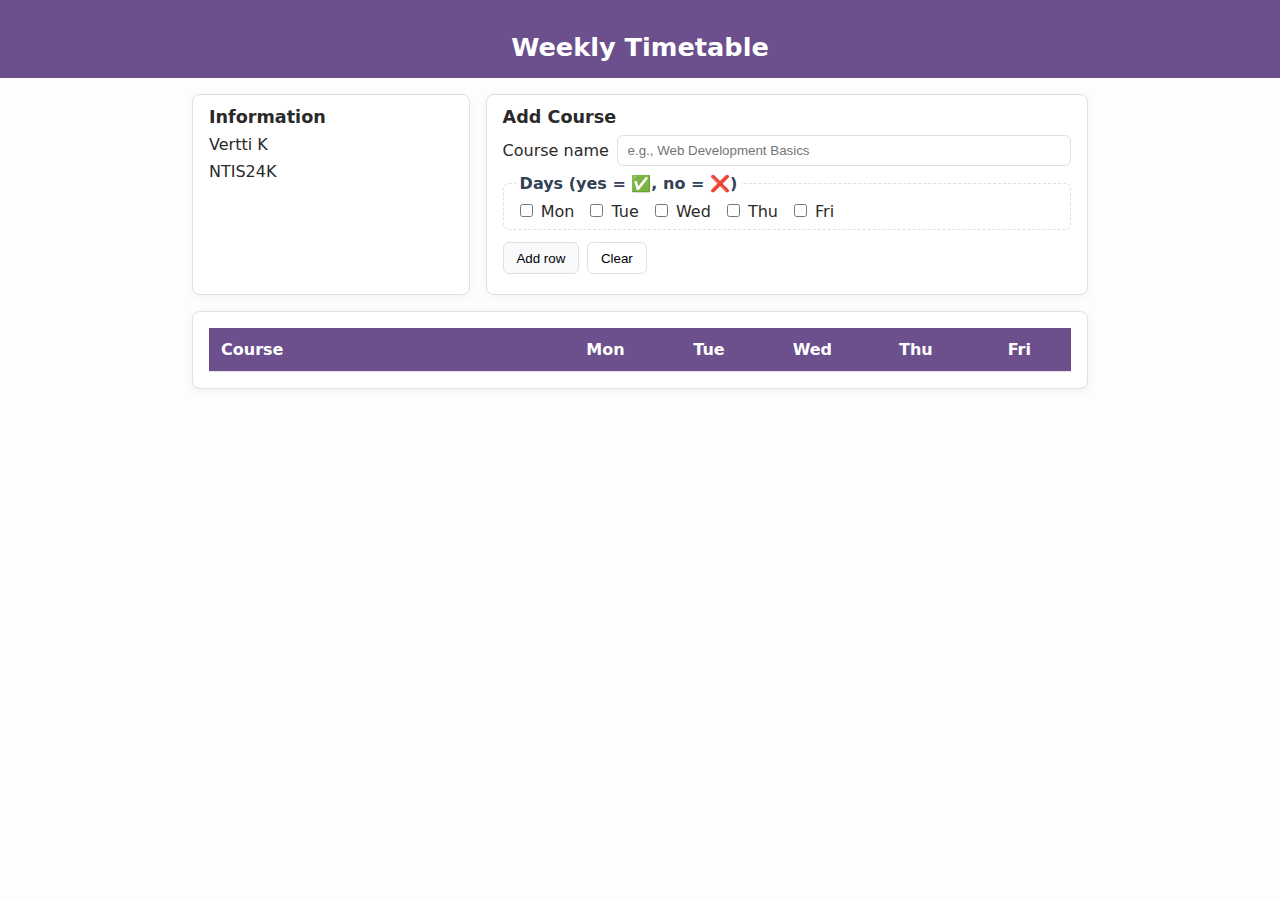
<file: BasicsOfWeb2025SPages/task-f/index.html>
<!DOCTYPE html>
<html lang="en">

<head>
  <meta charset="UTF-8">
  <title>Weekly Timetable</title>
  <link rel="stylesheet" href="style.css">
  <script src="index.js"></script>
</head>

<body>
  <!--
    Author: Vertti K
    Date: 2025-10-31
  -->

  <header class="site-header">
    <h1>Weekly Timetable</h1>
  </header>

  <main class="content">
    <!-- Top row split into two blocks -->
    <div class="top-grid">
      <!-- Student info (30%) -->
      <section class="student-info" aria-label="Student information">
        <h2 class="student-info-title">Information</h2>
        <p><span class="student-name">Vertti K</span></p>
        <p><span class="student-group">NTIS24K</span></p>
      </section>

      <!-- Controls (70%): add course + day marks -->
      <section class="controls" aria-label="Add course row">
        <h2 class="controls-title">Add Course</h2>

        <form id="addCourseForm">
          <div class="form-row">
            <label for="courseName">Course name</label>
            <input id="courseName" name="courseName" type="text" required placeholder="e.g., Web Development Basics">
          </div>

          <fieldset class="days-group">
            <legend>Days (yes = &#9989;, no = &#10060;)</legend>
            <label><input type="checkbox" name="day" value="Mon"> Mon</label>
            <label><input type="checkbox" name="day" value="Tue"> Tue</label>
            <label><input type="checkbox" name="day" value="Wed"> Wed</label>
            <label><input type="checkbox" name="day" value="Thu"> Thu</label>
            <label><input type="checkbox" name="day" value="Fri"> Fri</label>
          </fieldset>

          <div class="form-row">
            <button id="addRowBtn" type="submit" class="btn">Add row</button>
            <button id="clearBtn" type="reset" class="btn btn-secondary">Clear</button>
          </div>
        </form>
      </section>
    </div>

    <!-- Table -->
    <div class="table-wrap">
      <table class="table" id="timetable">
        <thead>
          <tr>
            <th>Course</th>
            <th>Mon</th>
            <th>Tue</th>
            <th>Wed</th>
            <th>Thu</th>
            <th>Fri</th>
          </tr>
        </thead>
        <tbody>
        </tbody>
      </table>
    </div>
  </main>

</body>

</html>
</file>
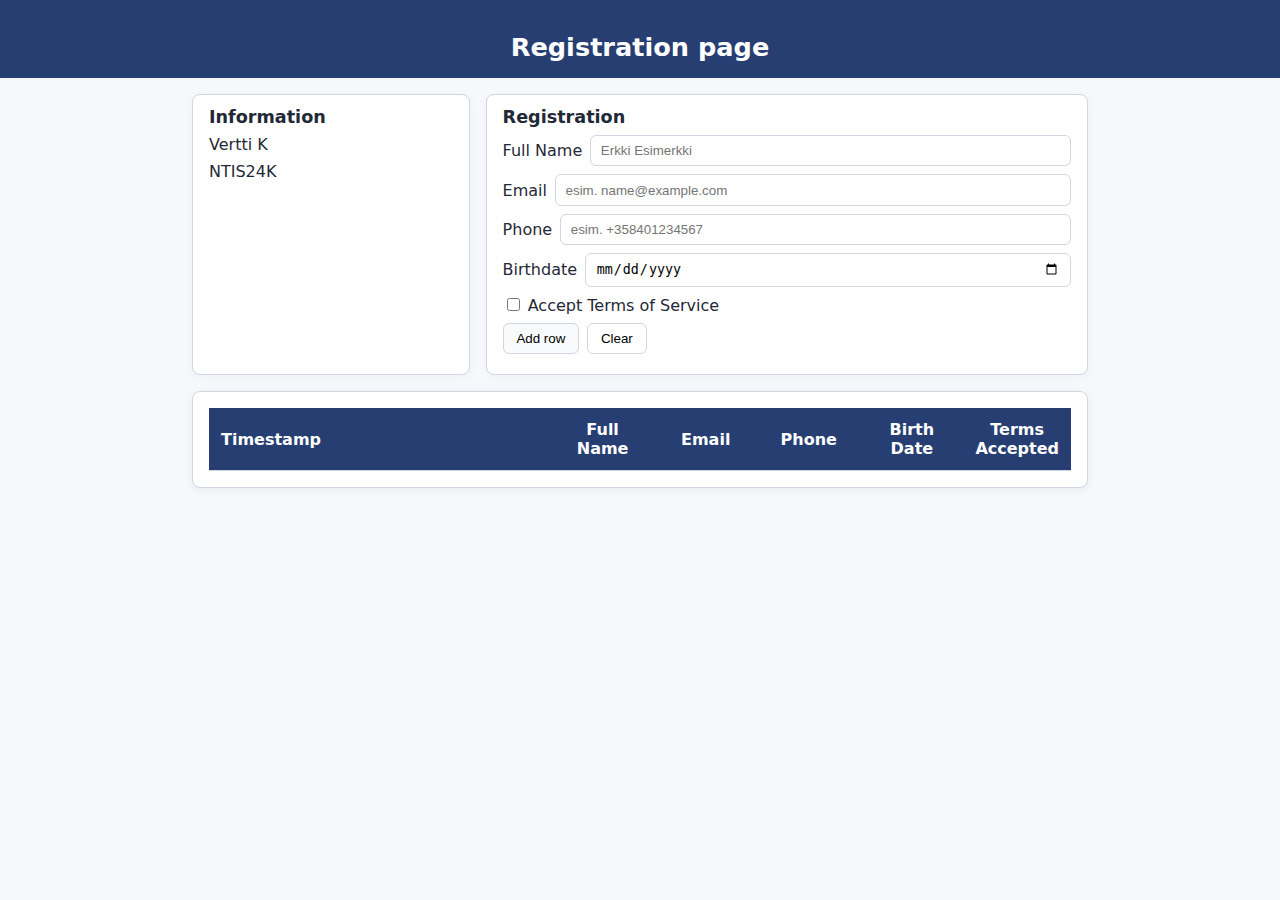
<file: BasicsOfWeb2025SPages/task-g/index.html>
<!DOCTYPE html>
<html lang="en">

<head>
  <meta charset="UTF-8">
  <title>Weekly Timetable</title>
  <link rel="stylesheet" href="style.css">
  <script src="index.js"></script>
</head>

<body>
  <!--
    Author: Vertti K
    Date: 2025-11-07
  -->

  <header class="site-header">
    <h1>Registration page</h1>
  </header>

  <main class="content">
    <!-- Top row split into two blocks -->
    <div class="top-grid">
      <!-- Student info (30%) -->
      <section class="student-info" aria-label="Student information">
        <h2 class="student-info-title">Information</h2>
        <p><span class="student-name">Vertti K</span></p>
        <p><span class="student-group">NTIS24K</span></p>
      </section>

      <!-- Controls (70%): add course + day marks -->
      <section class="controls" aria-label="Add course row">
        <h2 class="controls-title">Registration</h2>

        <form id="addCourseForm">
          <input type="hidden" id="formTimestamp" name="formTimestamp">

          <div class="form-row">
            <label for="formName">Full Name</label>
            <input id="formName" name="formName" type="text" required
              pattern="^[A-Za-zÅÄÖåäö]{2,}(?:\s+[A-Za-zÅÄÖåäö]{2,})+$"
              title="Enter at least two words, each at least 2 letters long." placeholder="Erkki Esimerkki">
          </div>

          <div class="form-row">
            <label for="formEmail">Email</label>
            <input id="formEmail" name="formEmail" type="email" required
              title="Enter a valid email address (esim. name@example.com)." placeholder="esim. name@example.com">
          </div>

          <div class="form-row">
            <label for="formPhone">Phone</label>
            <input id="formPhone" name="formPhone" type="tel" required pattern="^\+358\d{5,10}$"
              title="Finnish format: +358 followed by 5–10 digits (esim. +358401234567)."
              placeholder="esim. +358401234567">
          </div>

          <div class="form-row">
            <label for="formBirthdate">Birthdate</label>
            <input id="formBirthdate" name="formBirthdate" type="date" required max=""
              title="Birthdate cannot be in the future.">
          </div>

          <div class="form-row">
            <label>
              <input type="checkbox" id="formTerms" name="formTerms" required>
              Accept Terms of Service
            </label>
          </div>

          <div class="form-row">
            <button id="addRowBtn" type="submit" class="btn">Add row</button>
            <button id="clearBtn" type="reset" class="btn btn-secondary">Clear</button>
          </div>
        </form>
      </section>
    </div>

    <!-- Table -->
    <div class="table-wrap">
      <table class="table" id="timetable">
        <thead>
          <tr>
            <th>Timestamp</th>
            <th>Full Name</th>
            <th>Email</th>
            <th>Phone</th>
            <th>Birth Date</th>
            <th>Terms Accepted</th>
          </tr>
        </thead>
        <tbody>
        </tbody>
      </table>
    </div>
  </main>

</body>

</html>
</file>
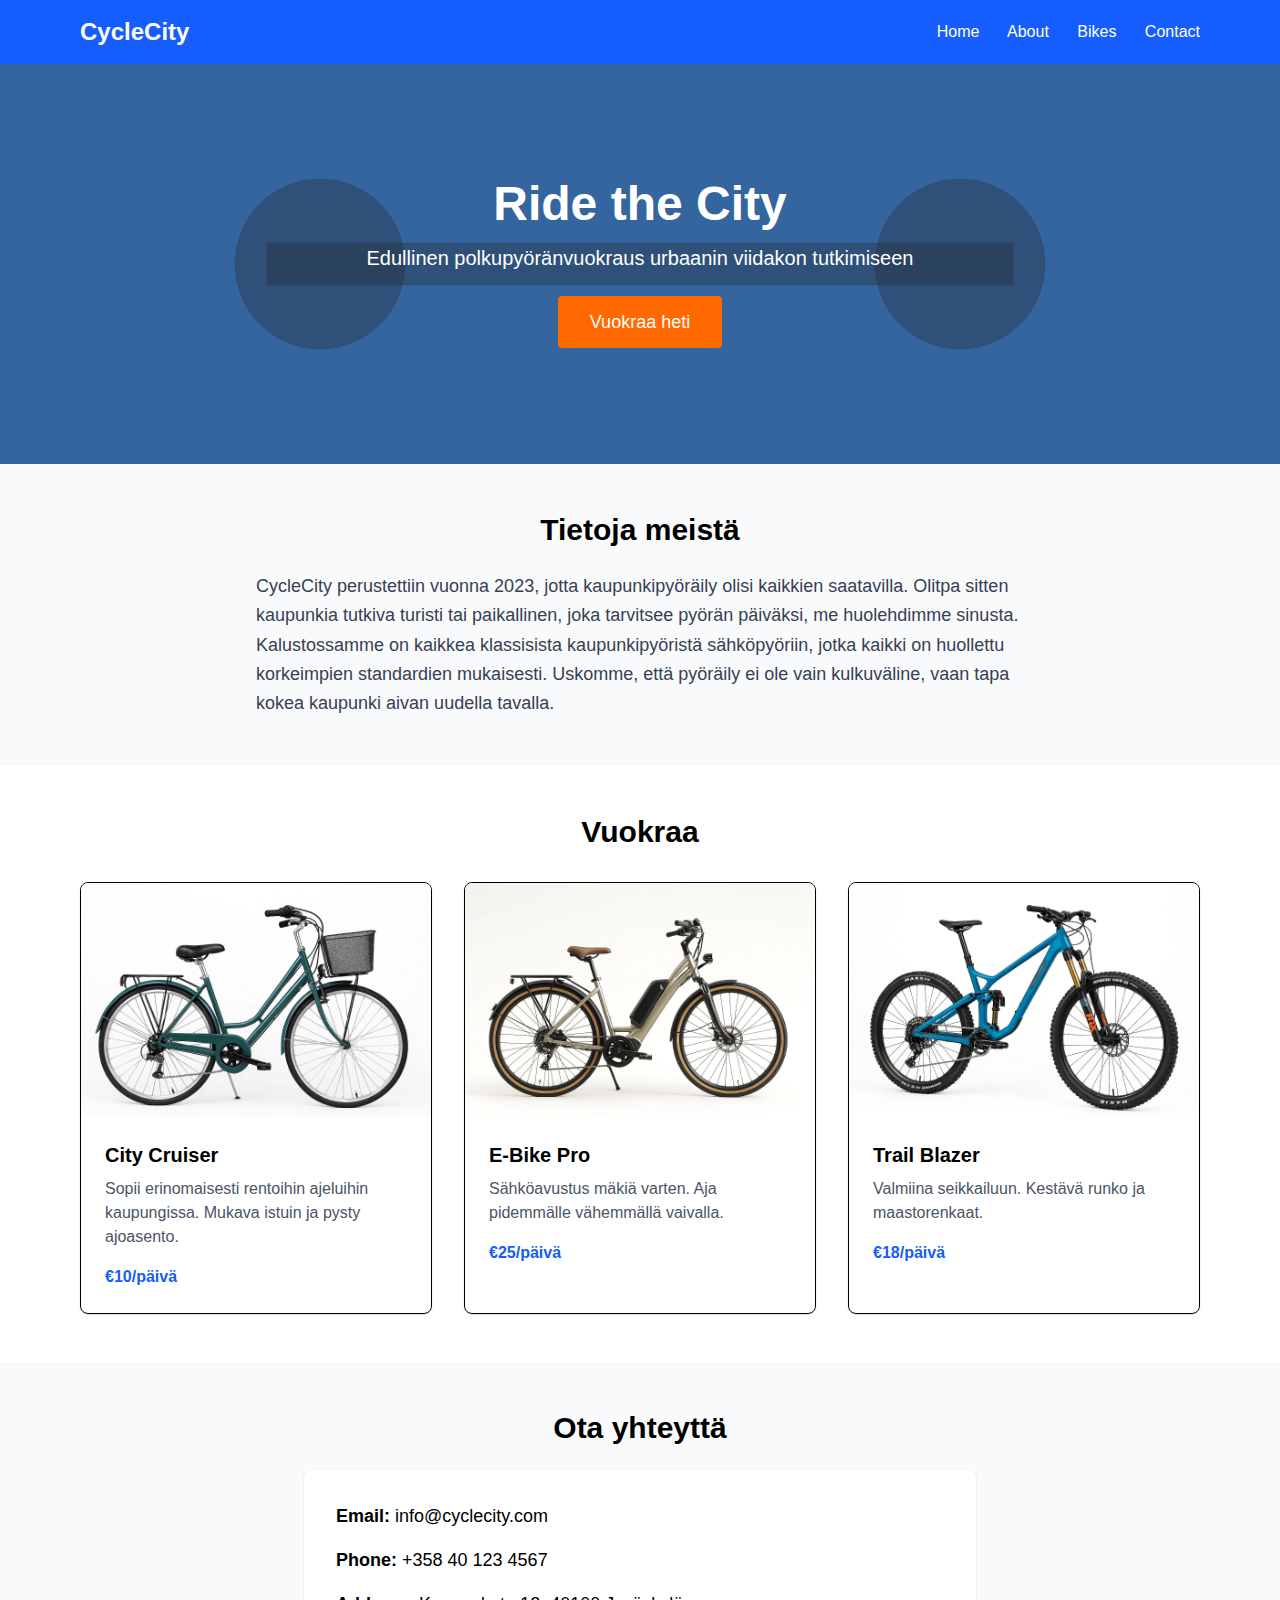
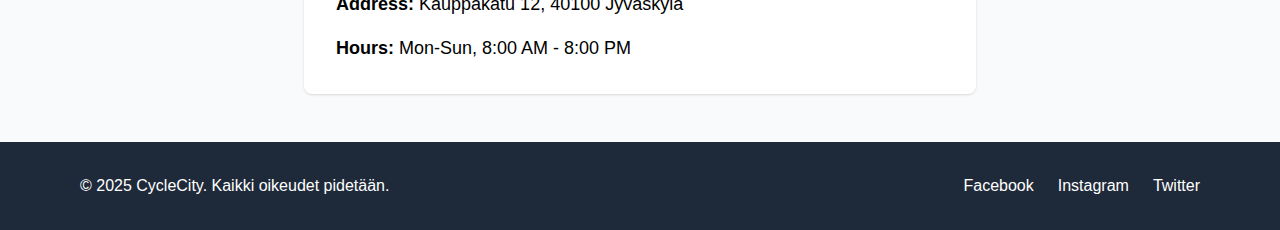
<file: BasicsOfWeb2025SPages/task-i/index.html>
<!doctype html>
<html lang="en">

<head>
  <meta charset="UTF-8" />
  <meta name="viewport" content="width=device-width, initial-scale=1.0" />
  <title>CycleCity - Bike Rentals</title>
  <style>
    body {
      font-family: Arial, sans-serif;
    }

    .hero-image {
      background: linear-gradient(rgba(0, 0, 0, 0.3), rgba(0, 0, 0, 0.3)),
        url('data:image/svg+xml,<svg xmlns="http://www.w3.org/2000/svg" viewBox="0 0 1200 600"><rect fill="%234a90e2" width="1200" height="600"/><circle cx="300" cy="300" r="80" fill="%23333" opacity="0.3"/><circle cx="900" cy="300" r="80" fill="%23333" opacity="0.3"/><rect x="250" y="280" width="700" height="40" fill="%23333" opacity="0.3"/></svg>');
      background-size: cover;
      background-position: center;
      min-height: 400px;
    }
  </style>
  <link rel="stylesheet" crossorigin href="assets/index-CFdJ87fj.css">
</head>

<body class="bg-gray-50">

  <!-- Header -->
  <header class="bg-blue-600 text-white shadow">
    <nav class="max-w-6xl mx-auto px-4 py-4">
      <div class="flex justify-between items-center">
        <h1 class="text-2xl font-bold">CycleCity</h1>
        <div class="space-x-6">
          <a href="#home" class="hover:underline">Home</a>
          <a href="#about" class="hover:underline">About</a>
          <a href="#bikes" class="hover:underline">Bikes</a>
          <a href="#contact" class="hover:underline">Contact</a>
        </div>
      </div>
    </nav>
  </header>

  <main>
    <!-- Hero Section -->
    <section id="home" class="hero-image flex items-center justify-center text-white">
      <div class="text-center px-4">
        <h2 class="text-5xl font-bold mb-4">Ride the City</h2>
        <p class="text-xl mb-6">Edullinen polkupyöränvuokraus urbaanin viidakon tutkimiseen</p>
        <a href="#bikes" class="bg-orange-500 hover:bg-orange-600 text-white px-8 py-3 rounded inline-block text-lg">
          Vuokraa heti
        </a>
      </div>
    </section>

    <!-- About Section -->
    <section id="about" class="max-w-6xl mx-auto px-4 py-12">
      <h2 class="text-3xl font-bold mb-6 text-center">Tietoja meistä</h2>
      <p class="text-lg text-gray-700 leading-relaxed max-w-3xl mx-auto">
        CycleCity perustettiin vuonna 2023, jotta kaupunkipyöräily olisi kaikkien saatavilla.

Olitpa sitten kaupunkia tutkiva turisti tai paikallinen, joka tarvitsee pyörän päiväksi,

me huolehdimme sinusta. Kalustossamme on kaikkea klassisista kaupunkipyöristä

sähköpyöriin, jotka kaikki on huollettu korkeimpien standardien mukaisesti. Uskomme, että pyöräily ei ole

vain kulkuväline, vaan tapa kokea kaupunki aivan uudella tavalla.
      </p>
    </section>

    <!-- Product Highlights -->
    <section id="bikes" class="bg-white py-12">
      <div class="max-w-6xl mx-auto px-4">
        <h2 class="text-3xl font-bold mb-8 text-center">Vuokraa</h2>
        <div class="grid md:grid-cols-3 gap-8">

          <article class="border rounded-lg overflow-hidden shadow">
            <img src="assets/city_bike-BdZaJVK3.webp" alt="">
            <div class="p-6">
              <h3 class="text-xl font-semibold mb-2">City Cruiser</h3>
              <p class="text-gray-600 mb-4">Sopii erinomaisesti rentoihin ajeluihin kaupungissa. Mukava istuin ja pysty ajoasento.
              </p>
              <p class="text-blue-600 font-bold">€10/päivä</p>
            </div>
          </article>

          <article class="border rounded-lg overflow-hidden shadow">
            <figure>
              <img src="assets/electric_bike-DlvslFCy.webp" alt="">
              <figcaption class="sr-only">Electric Bike</figcaption>
            </figure>
            <div class="p-6">
              <h3 class="text-xl font-semibold mb-2">E-Bike Pro</h3>
              <p class="text-gray-600 mb-4">Sähköavustus mäkiä varten. Aja pidemmälle vähemmällä vaivalla.</p>
              <p class="text-blue-600 font-bold">€25/päivä</p>
            </div>
          </article>

          <article class="border rounded-lg overflow-hidden shadow">
            <figure>
              <img src="assets/mountain_bike-Dfs7d8AX.webp" alt="">
              <figcaption class="sr-only">Mountain Bike</figcaption>
            </figure>
            <div class="p-6">
              <h3 class="text-xl font-semibold mb-2">Trail Blazer</h3>
              <p class="text-gray-600 mb-4">Valmiina seikkailuun. Kestävä runko ja maastorenkaat.</p>
              <p class="text-blue-600 font-bold">€18/päivä</p>
            </div>
          </article>

        </div>
      </div>
    </section>

    <!-- Contact Section -->
    <section id="contact" class="max-w-6xl mx-auto px-4 py-12">
      <h2 class="text-3xl font-bold mb-6 text-center">Ota yhteyttä</h2>
      <div class="max-w-2xl mx-auto bg-white p-8 rounded-lg shadow">
        <div class="space-y-4">
          <div>
            <p class="text-lg"><strong>Email:</strong> info@cyclecity.com</p>
          </div>
          <div>
            <p class="text-lg"><strong>Phone:</strong> +358 40 123 4567</p>
          </div>
          <div>
            <p class="text-lg"><strong>Address:</strong> Kauppakatu 12, 40100 Jyväskylä</p>
          </div>
          <div>
            <p class="text-lg"><strong>Hours:</strong> Mon-Sun, 8:00 AM - 8:00 PM</p>
          </div>
        </div>
      </div>
    </section>

  </main>

  <!-- Footer -->
  <footer class="bg-gray-800 text-white py-8">
    <div class="max-w-6xl mx-auto px-4">
      <div class="flex flex-wrap justify-between items-center">
        <div>
          <p>&copy; 2025 CycleCity. Kaikki oikeudet pidetään.</p>
        </div>
        <div class="flex space-x-6 mt-4 md:mt-0">
          <a href="#" class="hover:text-blue-400">Facebook</a>
          <a href="#" class="hover:text-blue-400">Instagram</a>
          <a href="#" class="hover:text-blue-400">Twitter</a>
        </div>
      </div>
    </div>
  </footer>
</body>

</html>
</file>
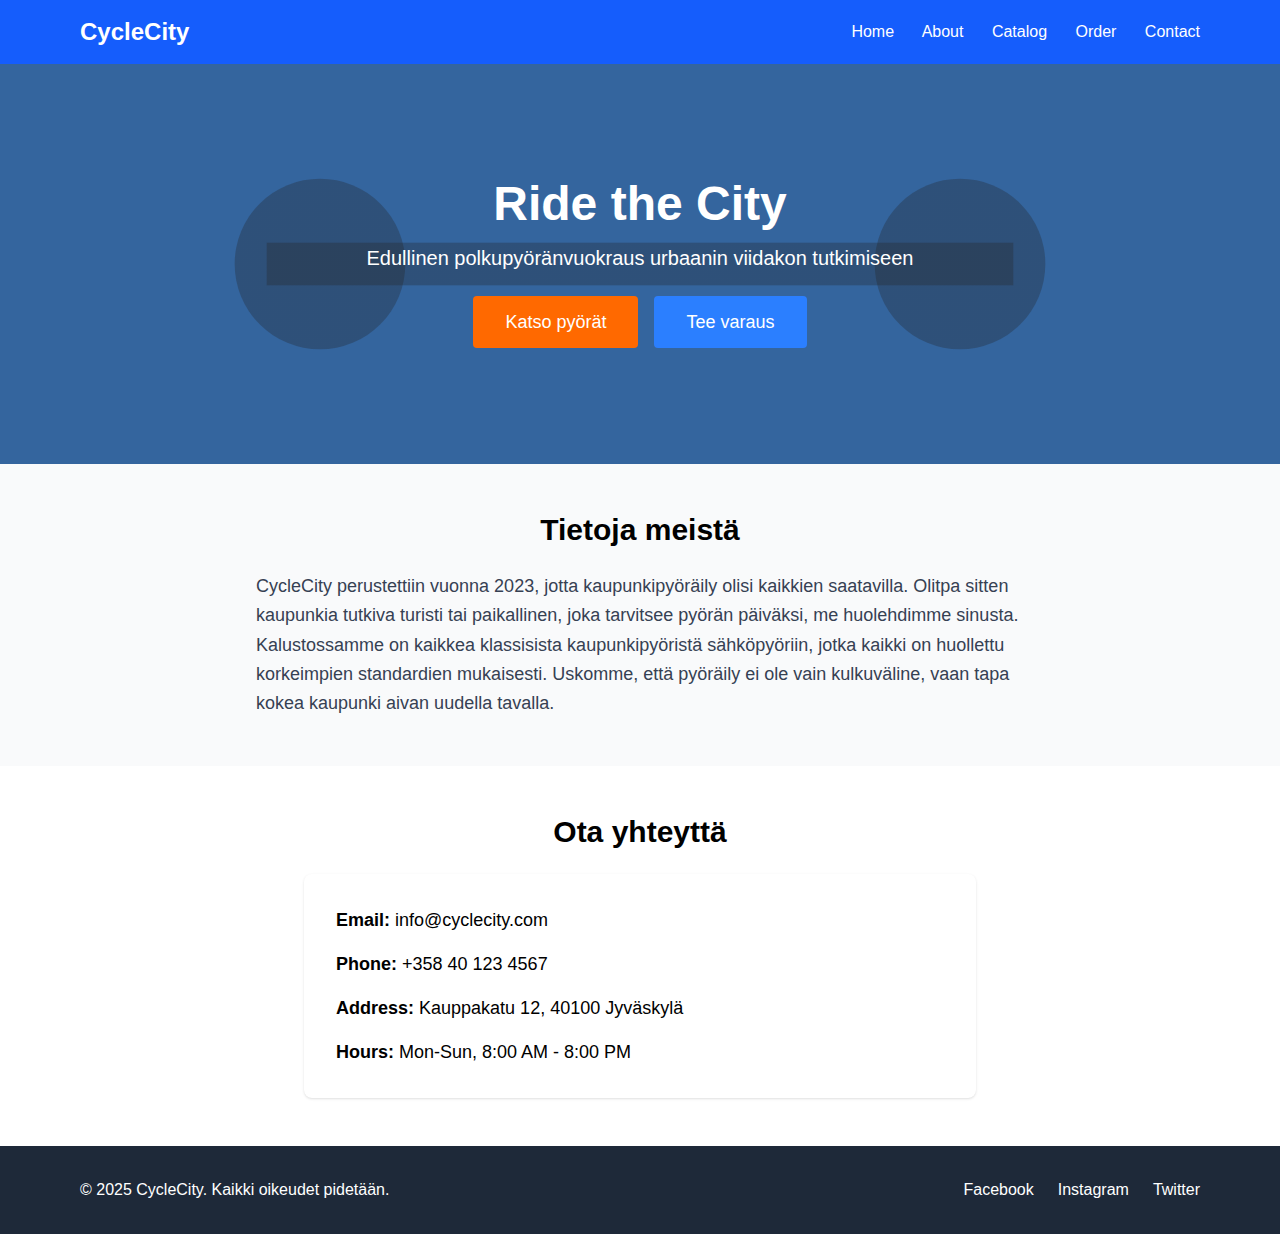
<file: BasicsOfWeb2025SPages/task-k/index.html>
<!doctype html>
<html lang="en">

<head>
  <meta charset="UTF-8" />
  <meta name="viewport" content="width=device-width, initial-scale=1.0" />
  <title>CycleCity - Bike Rentals</title>
  <style>
    body {
      font-family: Arial, sans-serif;
    }

    .hero-image {
      background: linear-gradient(rgba(0, 0, 0, 0.3), rgba(0, 0, 0, 0.3)),
        url('data:image/svg+xml,<svg xmlns="http://www.w3.org/2000/svg" viewBox="0 0 1200 600"><rect fill="%234a90e2" width="1200" height="600"/><circle cx="300" cy="300" r="80" fill="%23333" opacity="0.3"/><circle cx="900" cy="300" r="80" fill="%23333" opacity="0.3"/><rect x="250" y="280" width="700" height="40" fill="%23333" opacity="0.3"/></svg>');
      background-size: cover;
      background-position: center;
      min-height: 400px;
    }
  </style>
  <link rel="stylesheet" crossorigin href="./assets/style-CpHKf4yC.css">
</head>

<body class="bg-gray-50">

  <!-- Header -->
  <header class="bg-blue-600 text-white shadow">
    <nav class="max-w-6xl mx-auto px-4 py-4">
      <div class="flex justify-between items-center">
        <h1 class="text-2xl font-bold">CycleCity</h1>
        <div class="space-x-6">
          <a href="index.html" class="hover:underline">Home</a>
          <a href="#about" class="hover:underline">About</a>
          <a href="catalog.html" class="hover:underline">Catalog</a>
          <a href="order.html" class="hover:underline">Order</a>
          <a href="#contact" class="hover:underline">Contact</a>
        </div>
      </div>
    </nav>
  </header>

  <main>
    <!-- Hero Section -->
    <section id="home" class="hero-image flex items-center justify-center text-white">
      <div class="text-center px-4">
        <h2 class="text-5xl font-bold mb-4">Ride the City</h2>
        <p class="text-xl mb-6">Edullinen polkupyöränvuokraus urbaanin viidakon tutkimiseen</p>
        <div class="flex justify-center space-x-4">
          <a href="catalog.html" class="bg-orange-500 hover:bg-orange-600 text-white px-8 py-3 rounded inline-block text-lg">
            Katso pyörät
          </a>
          <a href="order.html" class="bg-blue-500 hover:bg-blue-600 text-white px-8 py-3 rounded inline-block text-lg">
            Tee varaus
          </a>
        </div>
      </div>
    </section>

    <!-- About Section -->
    <section id="about" class="max-w-6xl mx-auto px-4 py-12">
      <h2 class="text-3xl font-bold mb-6 text-center">Tietoja meistä</h2>
      <p class="text-lg text-gray-700 leading-relaxed max-w-3xl mx-auto">
        CycleCity perustettiin vuonna 2023, jotta kaupunkipyöräily olisi kaikkien saatavilla.

        Olitpa sitten kaupunkia tutkiva turisti tai paikallinen, joka tarvitsee pyörän päiväksi,

        me huolehdimme sinusta. Kalustossamme on kaikkea klassisista kaupunkipyöristä

        sähköpyöriin, jotka kaikki on huollettu korkeimpien standardien mukaisesti. Uskomme, että pyöräily ei ole

        vain kulkuväline, vaan tapa kokea kaupunki aivan uudella tavalla.
      </p>
    </section>

    <!-- Contact Section -->
    <section id="contact" class="bg-white py-12">
      <div class="max-w-6xl mx-auto px-4">
        <h2 class="text-3xl font-bold mb-6 text-center">Ota yhteyttä</h2>
        <div class="max-w-2xl mx-auto bg-white p-8 rounded-lg shadow">
          <div class="space-y-4">
            <div>
              <p class="text-lg"><strong>Email:</strong> info@cyclecity.com</p>
            </div>
            <div>
              <p class="text-lg"><strong>Phone:</strong> +358 40 123 4567</p>
            </div>
            <div>
              <p class="text-lg"><strong>Address:</strong> Kauppakatu 12, 40100 Jyväskylä</p>
            </div>
            <div>
              <p class="text-lg"><strong>Hours:</strong> Mon-Sun, 8:00 AM - 8:00 PM</p>
            </div>
          </div>
        </div>
      </div>

    </section>

  </main>

  <!-- Footer -->
  <footer class="bg-gray-800 text-white py-8">
    <div class="max-w-6xl mx-auto px-4">
      <div class="flex flex-wrap justify-between items-center">
        <div>
          <p>&copy; 2025 CycleCity. Kaikki oikeudet pidetään.</p>
        </div>
        <div class="flex space-x-6 mt-4 md:mt-0">
          <a href="#" class="hover:text-blue-400">Facebook</a>
          <a href="#" class="hover:text-blue-400">Instagram</a>
          <a href="#" class="hover:text-blue-400">Twitter</a>
        </div>
      </div>
    </div>
  </footer>
</body>

</html>
</file>
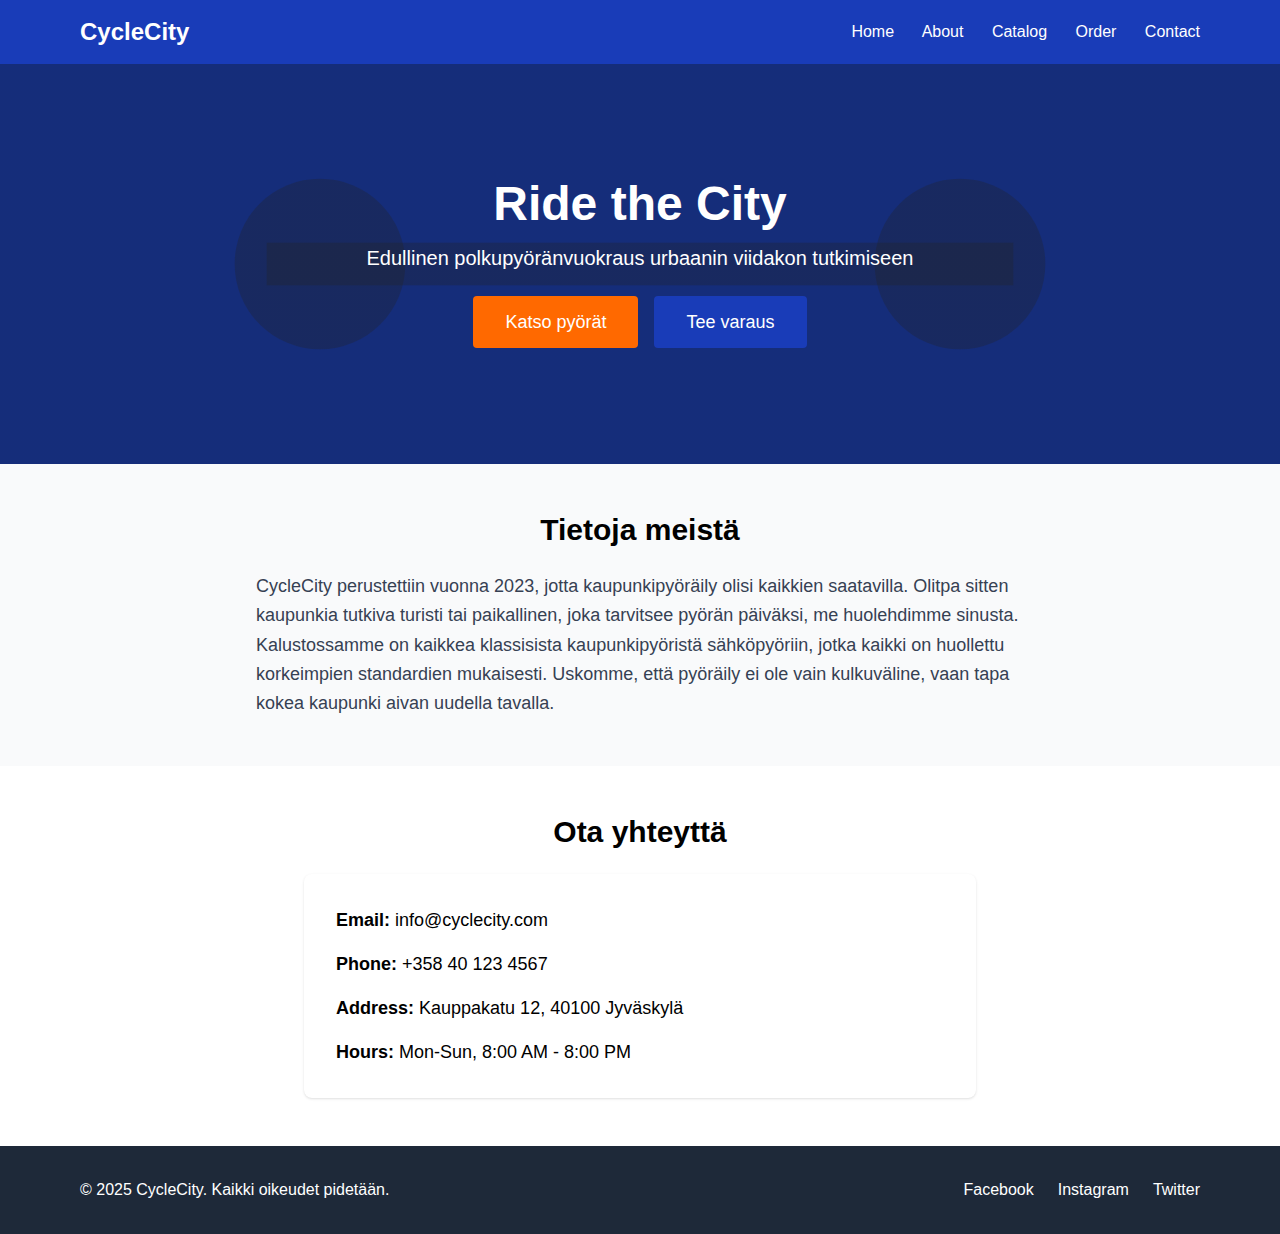
<file: BasicsOfWeb2025SPages/task-l/index.html>
<!doctype html>
<html lang="en">

<head>
  <meta charset="UTF-8" />
  <meta name="viewport" content="width=device-width, initial-scale=1.0" />
  <title>CycleCity - Bike Rentals</title>
  <style>
    body {
      font-family: Arial, sans-serif;
    }

    .hero-image {
      background: linear-gradient(rgba(0, 0, 0, 0.3), rgba(0, 0, 0, 0.3)),
        url('data:image/svg+xml,<svg xmlns="http://www.w3.org/2000/svg" viewBox="0 0 1200 600"><rect fill="%231e40af" width="1200" height="600"/><circle cx="300" cy="300" r="80" fill="%23333" opacity="0.3"/><circle cx="900" cy="300" r="80" fill="%23333" opacity="0.3"/><rect x="250" y="280" width="700" height="40" fill="%23333" opacity="0.3"/></svg>');
      background-size: cover;
      background-position: center;
      min-height: 400px;
    }
  </style>
  <link rel="stylesheet" crossorigin href="./assets/style-CKKnz5hg.css">
</head>

<body class="bg-gray-50">

  <!-- Header -->
  <header class="bg-blue-800 text-white shadow">
    <nav class="max-w-6xl mx-auto px-4 py-4">
      <div class="flex flex-col md:flex-row justify-between items-center">
        <h1 class="text-2xl font-bold mb-4 md:mb-0">CycleCity</h1>
        <div class="space-x-6">
          <a href="index.html" class="hover:underline">Home</a>
          <a href="#about" class="hover:underline">About</a>
          <a href="catalog.html" class="hover:underline">Catalog</a>
          <a href="order.html" class="hover:underline">Order</a>
          <a href="#contact" class="hover:underline">Contact</a>
        </div>
      </div>
    </nav>
  </header>

  <main>
    <!-- Hero Section -->
    <section id="home" class="hero-image flex items-center justify-center text-white">
      <div class="text-center px-4">
        <h2 class="text-5xl font-bold mb-4">Ride the City</h2>
        <p class="text-xl mb-6">Edullinen polkupyöränvuokraus urbaanin viidakon tutkimiseen</p>
        <div class="flex justify-center space-x-4">
          <a href="catalog.html" class="bg-orange-500 hover:bg-orange-600 text-white px-8 py-3 rounded inline-block text-lg">
            Katso pyörät
          </a>
          <a href="order.html" class="bg-blue-800 hover:bg-blue-700 text-white px-8 py-3 rounded inline-block text-lg">
            Tee varaus
          </a>
        </div>
      </div>
    </section>

    <!-- About Section -->
    <section id="about" class="max-w-6xl mx-auto px-4 py-12">
      <h2 class="text-3xl font-bold mb-6 text-center">Tietoja meistä</h2>
      <p class="text-lg text-gray-700 leading-relaxed max-w-3xl mx-auto">
        CycleCity perustettiin vuonna 2023, jotta kaupunkipyöräily olisi kaikkien saatavilla.

        Olitpa sitten kaupunkia tutkiva turisti tai paikallinen, joka tarvitsee pyörän päiväksi,

        me huolehdimme sinusta. Kalustossamme on kaikkea klassisista kaupunkipyöristä

        sähköpyöriin, jotka kaikki on huollettu korkeimpien standardien mukaisesti. Uskomme, että pyöräily ei ole

        vain kulkuväline, vaan tapa kokea kaupunki aivan uudella tavalla.
      </p>
    </section>

    <!-- Contact Section -->
    <section id="contact" class="bg-white py-12">
      <div class="max-w-6xl mx-auto px-4">
        <h2 class="text-3xl font-bold mb-6 text-center">Ota yhteyttä</h2>
        <div class="max-w-2xl mx-auto bg-white p-8 rounded-lg shadow">
          <div class="space-y-4">
            <div>
              <p class="text-lg"><strong>Email:</strong> info@cyclecity.com</p>
            </div>
            <div>
              <p class="text-lg"><strong>Phone:</strong> +358 40 123 4567</p>
            </div>
            <div>
              <p class="text-lg"><strong>Address:</strong> Kauppakatu 12, 40100 Jyväskylä</p>
            </div>
            <div>
              <p class="text-lg"><strong>Hours:</strong> Mon-Sun, 8:00 AM - 8:00 PM</p>
            </div>
          </div>
        </div>
      </div>

    </section>

  </main>

  <!-- Footer -->
  <footer class="bg-gray-800 text-white py-8">
    <div class="max-w-6xl mx-auto px-4">
      <div class="flex flex-wrap justify-between items-center">
        <div>
          <p>&copy; 2025 CycleCity. Kaikki oikeudet pidetään.</p>
        </div>
        <div class="flex space-x-6 mt-4 md:mt-0">
          <a href="#" class="hover:text-blue-400">Facebook</a>
          <a href="#" class="hover:text-blue-400">Instagram</a>
          <a href="#" class="hover:text-blue-400">Twitter</a>
        </div>
      </div>
    </div>
  </footer>
</body>

</html>
</file>
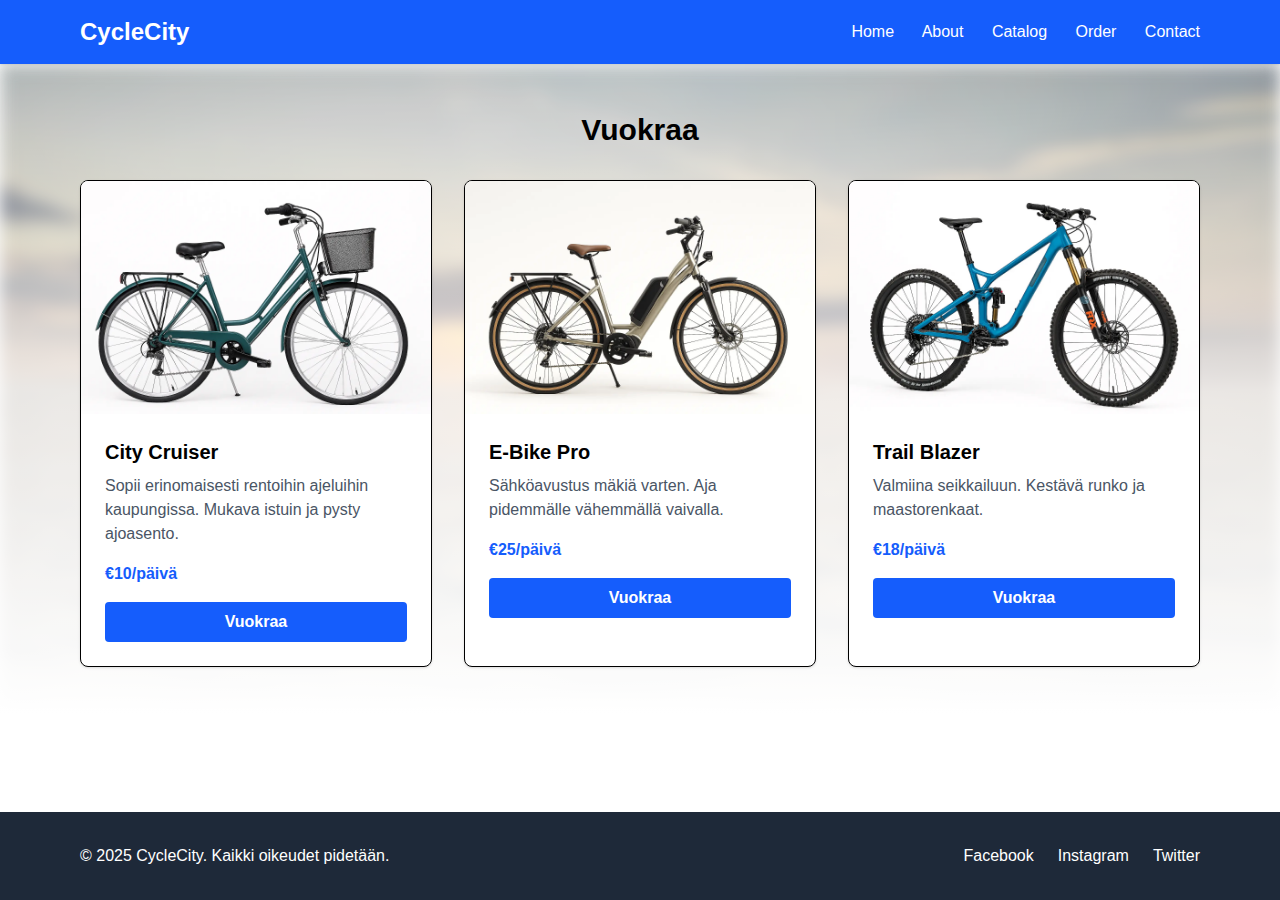
<file: BasicsOfWeb2025SPages/task-k/catalog.html>
<!doctype html>
<html lang="en">

<head>
    <meta charset="UTF-8" />
    <meta name="viewport" content="width=device-width, initial-scale=1.0" />
    <title>CycleCity - Bike Rentals</title>
    <style>
        body {
            font-family: Arial, sans-serif;
        }

        .hero-image {
            background: linear-gradient(rgba(0, 0, 0, 0.3), rgba(0, 0, 0, 0.3)),
                url('data:image/svg+xml,<svg xmlns="http://www.w3.org/2000/svg" viewBox="0 0 1200 600"><rect fill="%234a90e2" width="1200" height="600"/><circle cx="300" cy="300" r="80" fill="%23333" opacity="0.3"/><circle cx="900" cy="300" r="80" fill="%23333" opacity="0.3"/><rect x="250" y="280" width="700" height="40" fill="%23333" opacity="0.3"/></svg>');
            background-size: cover;
            background-position: center;
            min-height: 400px;
        }
    </style>
  <link rel="stylesheet" crossorigin href="./assets/style-CpHKf4yC.css">
</head>

<body class="flex flex-col min-h-screen">

    <!-- Header -->
    <header class="bg-blue-600 text-white shadow">
        <nav class="max-w-6xl mx-auto px-4 py-4">
            <div class="flex justify-between items-center">
                <h1 class="text-2xl font-bold">CycleCity</h1>
                <div class="space-x-6">
                    <a href="index.html" class="hover:underline">Home</a>
                    <a href="index.html#about" class="hover:underline">About</a>
                    <a href="catalog.html" class="hover:underline">Catalog</a>
                    <a href="order.html" class="hover:underline">Order</a>
                    <a href="index.html#contact" class="hover:underline">Contact</a>
                </div>
            </div>
        </nav>
    </header>

    <main class="flex-grow">
        <!-- Product Highlights -->
        <section id="bikes" class="relative isolate overflow-hidden py-12">

            <img src="./assets/example-BKbiJftY.webp" alt="" class="absolute inset-0 -z-10 h-full w-full object-cover opacity-90 blur-sm">

            <div class="absolute inset-0 -z-10 bg-gradient-to-t from-white via-white/80 to-transparent"></div>

            <div class="max-w-6xl mx-auto px-4">
                <h2 class="text-3xl font-bold mb-8 text-center white ">Vuokraa</h2>
                <div class="grid md:grid-cols-3 gap-8">

                    <article class="border rounded-lg overflow-hidden shadow bg-white">
                        <img src="./assets/city_bike-BdZaJVK3.webp" alt="">
                        <div class="p-6">
                            <h3 class="text-xl font-semibold mb-2">City Cruiser</h3>
                            <p class="text-gray-600 mb-4">Sopii erinomaisesti rentoihin ajeluihin kaupungissa. Mukava
                                istuin ja pysty ajoasento.
                            </p>
                            <p class="text-blue-600 font-bold">€10/päivä</p>
                            <a href="order.html?bike=city-cruiser" class="mt-4 block w-full text-center bg-blue-600 hover:bg-blue-700 text-white font-bold py-2 px-4 rounded transition duration-150 ease-in-out">
                                Vuokraa
                            </a>
                        </div>
                    </article>

                    <article class="border rounded-lg overflow-hidden shadow bg-white">
                        <figure>
                            <img src="./assets/electric_bike-DlvslFCy.webp" alt="">
                            <figcaption class="sr-only">Electric Bike</figcaption>
                        </figure>
                        <div class="p-6">
                            <h3 class="text-xl font-semibold mb-2">E-Bike Pro</h3>
                            <p class="text-gray-600 mb-4">Sähköavustus mäkiä varten. Aja pidemmälle vähemmällä vaivalla.
                            </p>
                            <p class="text-blue-600 font-bold">€25/päivä</p>
                            <a href="order.html?bike=e-bike-pro" class="mt-4 block w-full text-center bg-blue-600 hover:bg-blue-700 text-white font-bold py-2 px-4 rounded transition duration-150 ease-in-out">
                                Vuokraa
                            </a>
                        </div>
                    </article>

                    <article class="border rounded-lg overflow-hidden shadow bg-white">
                        <figure>
                            <img src="./assets/mountain_bike-Dfs7d8AX.webp" alt="">
                            <figcaption class="sr-only">Mountain Bike</figcaption>
                        </figure>
                        <div class="p-6">
                            <h3 class="text-xl font-semibold mb-2">Trail Blazer</h3>
                            <p class="text-gray-600 mb-4">Valmiina seikkailuun. Kestävä runko ja maastorenkaat.</p>
                            <p class="text-blue-600 font-bold">€18/päivä</p>
                            <a href="order.html?bike=trail-blazer" class="mt-4 block w-full text-center bg-blue-600 hover:bg-blue-700 text-white font-bold py-2 px-4 rounded transition duration-150 ease-in-out">
                                Vuokraa
                            </a>
                        </div>
                    </article>

                </div>
            </div>
        </section>
    </main>

    <!-- Footer -->
    <footer class="bg-gray-800 text-white py-8">
        <div class="max-w-6xl mx-auto px-4">
            <div class="flex flex-wrap justify-between items-center">
                <div>
                    <p>&copy; 2025 CycleCity. Kaikki oikeudet pidetään.</p>
                </div>
                <div class="flex space-x-6 mt-4 md:mt-0">
                    <a href="#" class="hover:text-blue-400">Facebook</a>
                    <a href="#" class="hover:text-blue-400">Instagram</a>
                    <a href="#" class="hover:text-blue-400">Twitter</a>
                </div>
            </div>
        </div>
    </footer>
</body>

</html>
</file>
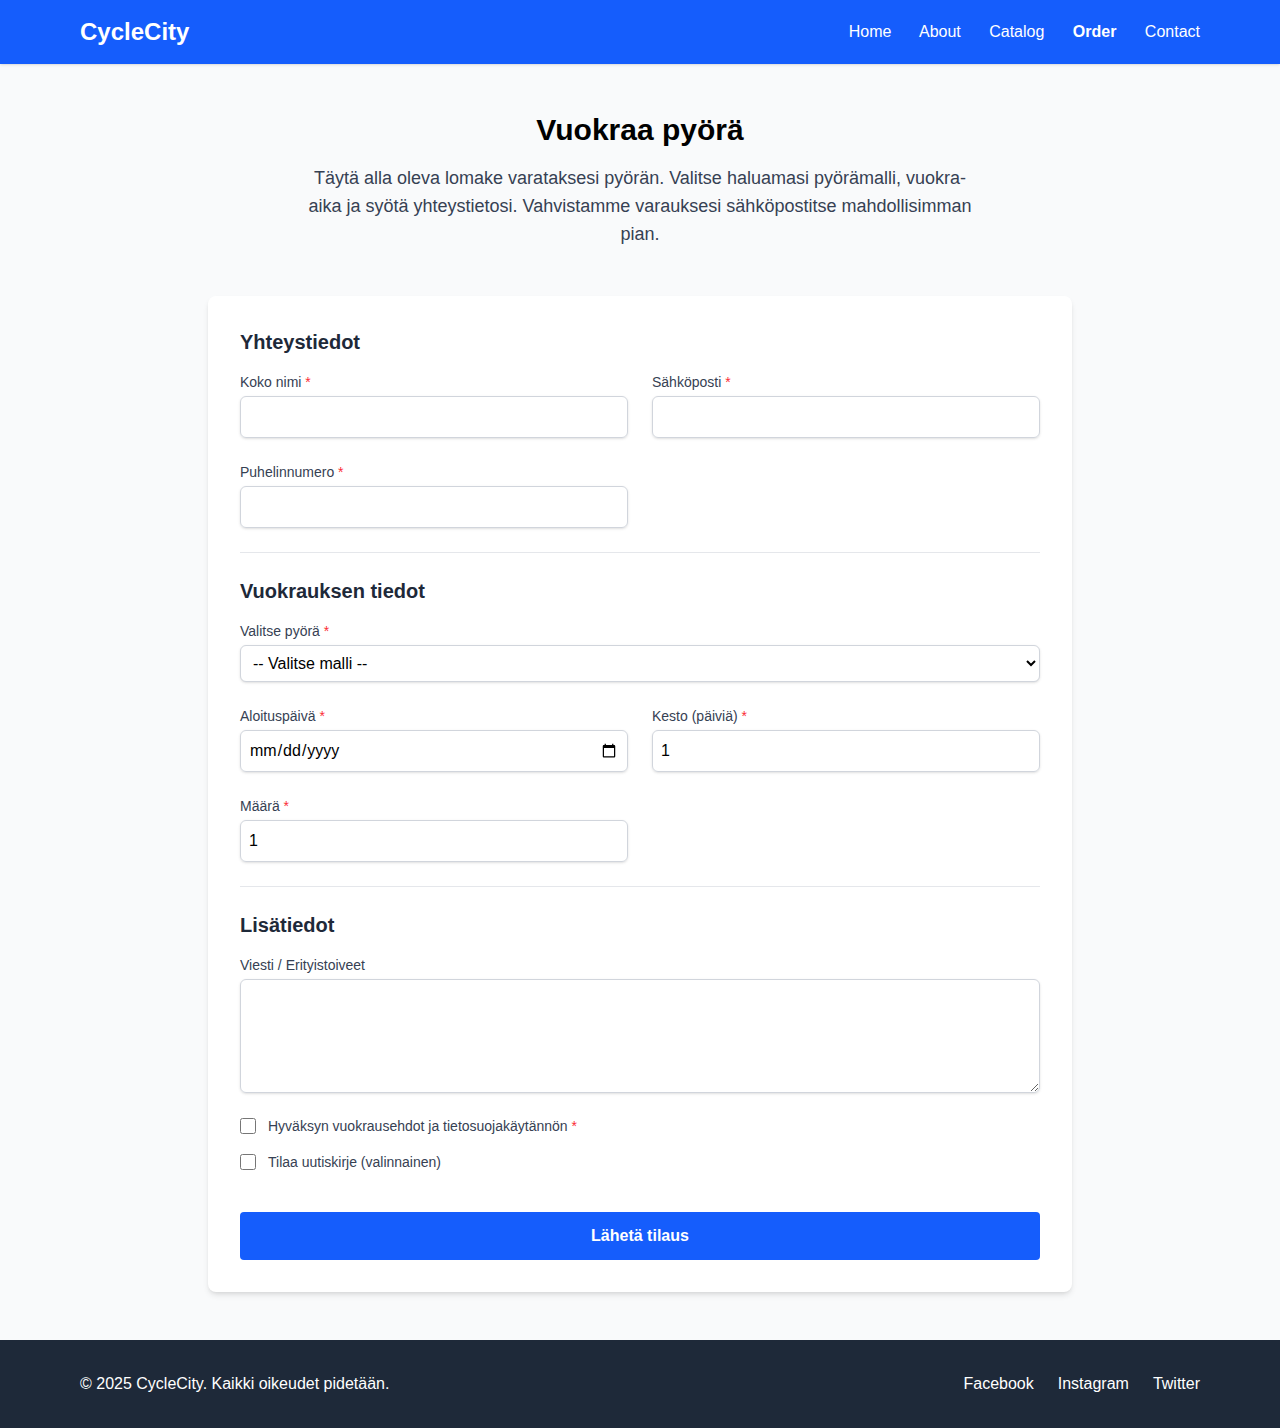
<file: BasicsOfWeb2025SPages/task-k/order.html>
<!doctype html>
<html lang="en">

<head>
    <meta charset="UTF-8" />
    <meta name="viewport" content="width=device-width, initial-scale=1.0" />
    <title>CycleCity - Place an Order</title>
    <style>
        body {
            font-family: Arial, sans-serif;
        }
    </style>
  <link rel="stylesheet" crossorigin href="./assets/style-CpHKf4yC.css">
</head>

<body class="flex flex-col min-h-screen bg-gray-50">

    <!-- Header -->
    <header class="bg-blue-600 text-white shadow">
        <nav class="max-w-6xl mx-auto px-4 py-4">
            <div class="flex justify-between items-center">
                <h1 class="text-2xl font-bold">CycleCity</h1>
                <div class="space-x-6">
                    <a href="index.html" class="hover:underline">Home</a>
                    <a href="index.html#about" class="hover:underline">About</a>
                    <a href="catalog.html" class="hover:underline">Catalog</a>
                    <a href="order.html" class="hover:underline font-bold">Order</a>
                    <a href="index.html#contact" class="hover:underline">Contact</a>
                </div>
            </div>
        </nav>
    </header>

    <main class="flex-grow max-w-4xl mx-auto px-4 py-12 w-full">
        <!-- Intro -->
        <section class="mb-12 text-center">
            <h2 class="text-3xl font-bold mb-4">Vuokraa pyörä</h2>
            <p class="text-lg text-gray-700 max-w-2xl mx-auto">
                Täytä alla oleva lomake varataksesi pyörän. Valitse haluamasi pyörämalli, vuokra-aika ja syötä yhteystietosi.
                Vahvistamme varauksesi sähköpostitse mahdollisimman pian.
            </p>
        </section>

        <!-- Order Form -->
        <section class="bg-white p-8 rounded-lg shadow-md">
            <form action="thanks.html" method="get" class="space-y-6">
                
                <!-- Customer Information -->
                <fieldset class="border-b border-gray-200 pb-6">
                    <legend class="text-xl font-semibold mb-4 text-gray-800">Yhteystiedot</legend>
                    <div class="grid grid-cols-1 md:grid-cols-2 gap-6">
                        <div>
                            <label for="fullname" class="block text-sm font-medium text-gray-700 mb-1">Koko nimi <span class="text-red-500">*</span></label>
                            <input type="text" id="fullname" name="fullname" required
                                class="w-full rounded-md border-gray-300 shadow-sm focus:border-blue-500 focus:ring-blue-500 border p-2">
                        </div>
                        <div>
                            <label for="email" class="block text-sm font-medium text-gray-700 mb-1">Sähköposti <span class="text-red-500">*</span></label>
                            <input type="email" id="email" name="email" required
                                class="w-full rounded-md border-gray-300 shadow-sm focus:border-blue-500 focus:ring-blue-500 border p-2">
                        </div>
                        <div>
                            <label for="phone" class="block text-sm font-medium text-gray-700 mb-1">Puhelinnumero <span class="text-red-500">*</span></label>
                            <input type="tel" id="phone" name="phone" required pattern="[0-9\+\-\s]{5,20}"
                                class="w-full rounded-md border-gray-300 shadow-sm focus:border-blue-500 focus:ring-blue-500 border p-2">
                        </div>
                    </div>
                </fieldset>

                <!-- Rental Details -->
                <fieldset class="border-b border-gray-200 pb-6">
                    <legend class="text-xl font-semibold mb-4 text-gray-800">Vuokrauksen tiedot</legend>
                    <div class="grid grid-cols-1 md:grid-cols-2 gap-6">
                        <div class="md:col-span-2">
                            <label for="bike-model" class="block text-sm font-medium text-gray-700 mb-1">Valitse pyörä <span class="text-red-500">*</span></label>
                            <select id="bike-model" name="bike-model" required
                                class="w-full rounded-md border-gray-300 shadow-sm focus:border-blue-500 focus:ring-blue-500 border p-2 bg-white">
                                <option value="" disabled selected>-- Valitse malli --</option>
                                <option value="city-cruiser">City Cruiser (€10/päivä)</option>
                                <option value="e-bike-pro">E-Bike Pro (€25/päivä)</option>
                                <option value="trail-blazer">Trail Blazer (€18/päivä)</option>
                            </select>
                        </div>
                        <div>
                            <label for="start-date" class="block text-sm font-medium text-gray-700 mb-1">Aloituspäivä <span class="text-red-500">*</span></label>
                            <input type="date" id="start-date" name="start-date" required
                                class="w-full rounded-md border-gray-300 shadow-sm focus:border-blue-500 focus:ring-blue-500 border p-2">
                        </div>
                        <div>
                            <label for="duration" class="block text-sm font-medium text-gray-700 mb-1">Kesto (päiviä) <span class="text-red-500">*</span></label>
                            <input type="number" id="duration" name="duration" min="1" max="30" value="1" required
                                class="w-full rounded-md border-gray-300 shadow-sm focus:border-blue-500 focus:ring-blue-500 border p-2">
                        </div>
                        <div>
                            <label for="quantity" class="block text-sm font-medium text-gray-700 mb-1">Määrä <span class="text-red-500">*</span></label>
                            <input type="number" id="quantity" name="quantity" min="1" max="10" value="1" required
                                class="w-full rounded-md border-gray-300 shadow-sm focus:border-blue-500 focus:ring-blue-500 border p-2">
                        </div>
                    </div>
                </fieldset>

                <!-- Additional Info -->
                <fieldset class="">
                    <legend class="text-xl font-semibold mb-4 text-gray-800">Lisätiedot</legend>
                    <div class="space-y-4">
                        <div>
                            <label for="message" class="block text-sm font-medium text-gray-700 mb-1">Viesti / Erityistoiveet</label>
                            <textarea id="message" name="message" rows="4"
                                class="w-full rounded-md border-gray-300 shadow-sm focus:border-blue-500 focus:ring-blue-500 border p-2"></textarea>
                        </div>
                        
                        <div class="flex items-start">
                            <div class="flex items-center h-5">
                                <input id="terms" name="terms" type="checkbox" required
                                    class="focus:ring-blue-500 h-4 w-4 text-blue-600 border-gray-300 rounded">
                            </div>
                            <div class="ml-3 text-sm">
                                <label for="terms" class="font-medium text-gray-700">Hyväksyn vuokrausehdot ja tietosuojakäytännön <span class="text-red-500">*</span></label>
                            </div>
                        </div>

                        <div class="flex items-start">
                            <div class="flex items-center h-5">
                                <input id="newsletter" name="newsletter" type="checkbox"
                                    class="focus:ring-blue-500 h-4 w-4 text-blue-600 border-gray-300 rounded">
                            </div>
                            <div class="ml-3 text-sm">
                                <label for="newsletter" class="font-medium text-gray-700">Tilaa uutiskirje (valinnainen)</label>
                            </div>
                        </div>
                    </div>
                </fieldset>

                <!-- Submit Button -->
                <div class="pt-4">
                    <button type="submit"
                        class="w-full bg-blue-600 hover:bg-blue-700 text-white font-bold py-3 px-4 rounded focus:outline-none focus:shadow-outline transition duration-150 ease-in-out">
                        Lähetä tilaus
                    </button>
                </div>

            </form>
        </section>

    </main>

    <!-- Footer -->
    <footer class="bg-gray-800 text-white py-8 mt-auto">
        <div class="max-w-6xl mx-auto px-4">
            <div class="flex flex-wrap justify-between items-center">
                <div>
                    <p>&copy; 2025 CycleCity. Kaikki oikeudet pidetään.</p>
                </div>
                <div class="flex space-x-6 mt-4 md:mt-0">
                    <a href="#" class="hover:text-blue-400">Facebook</a>
                    <a href="#" class="hover:text-blue-400">Instagram</a>
                    <a href="#" class="hover:text-blue-400">Twitter</a>
                </div>
            </div>
        </div>
    </footer>

    <script>
        document.addEventListener('DOMContentLoaded', () => {
            const params = new URLSearchParams(window.location.search);
            const bike = params.get('bike');
            if (bike) {
                const select = document.getElementById('bike-model');
                if (select) {
                    select.value = bike;
                }
            }
        });
    </script>
</body>

</html>
</file>
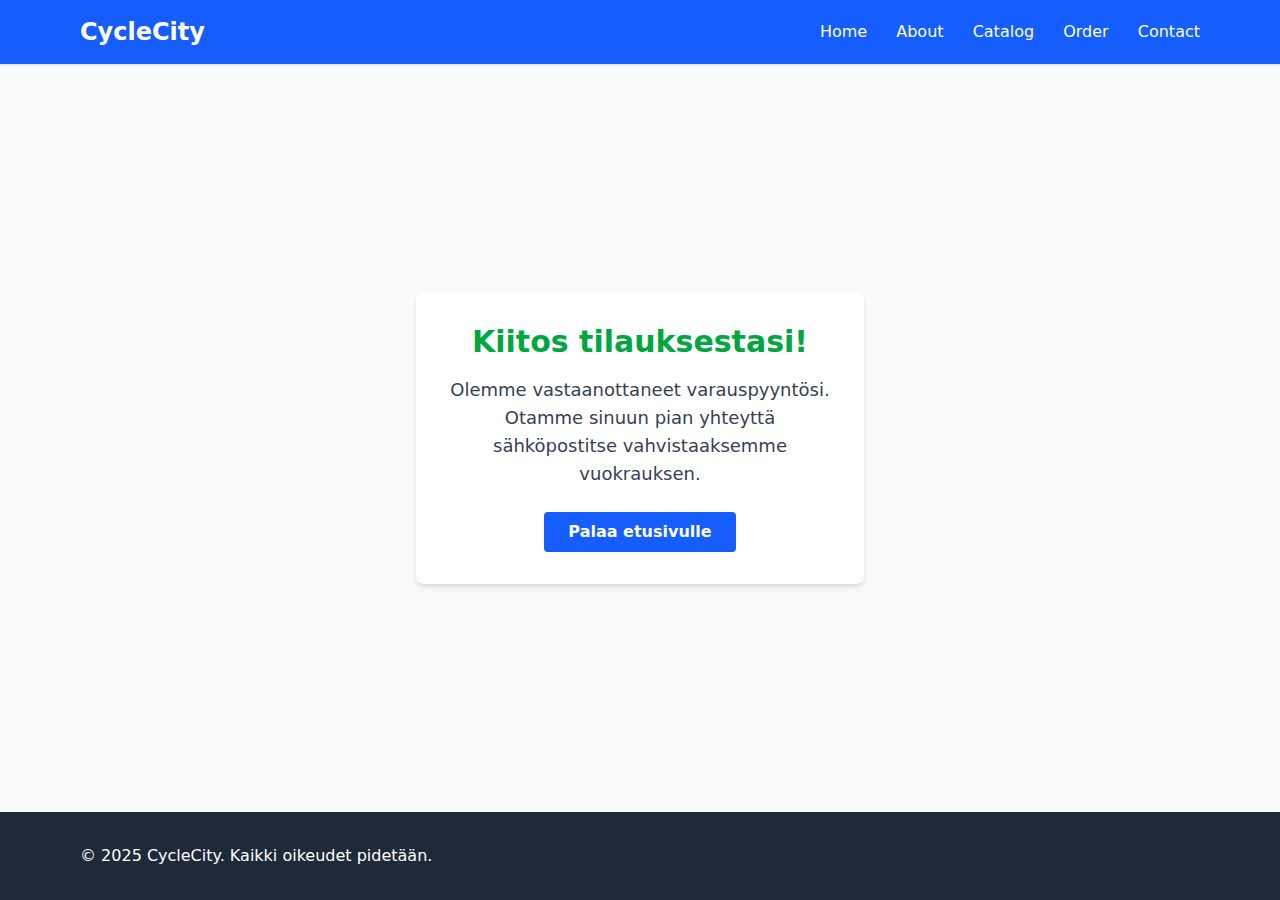
<file: BasicsOfWeb2025SPages/task-k/thanks.html>
<!doctype html>
<html lang="en">

<head>
    <meta charset="UTF-8" />
    <meta name="viewport" content="width=device-width, initial-scale=1.0" />
    <title>CycleCity - Thank You</title>
  <link rel="stylesheet" crossorigin href="./assets/style-CpHKf4yC.css">
</head>

<body class="flex flex-col min-h-screen bg-gray-50">

    <!-- Header -->
    <header class="bg-blue-600 text-white shadow">
        <nav class="max-w-6xl mx-auto px-4 py-4">
            <div class="flex justify-between items-center">
                <h1 class="text-2xl font-bold">CycleCity</h1>
                <div class="space-x-6">
                    <a href="index.html" class="hover:underline">Home</a>
                    <a href="index.html#about" class="hover:underline">About</a>
                    <a href="catalog.html" class="hover:underline">Catalog</a>
                    <a href="order.html" class="hover:underline">Order</a>
                    <a href="index.html#contact" class="hover:underline">Contact</a>
                </div>
            </div>
        </nav>
    </header>

    <main class="flex-grow flex items-center justify-center text-center px-4">
        <div class="bg-white p-8 rounded-lg shadow-md max-w-md w-full">
            <h2 class="text-3xl font-bold mb-4 text-green-600">Kiitos tilauksestasi!</h2>
            <p class="text-lg text-gray-700 mb-6">
                Olemme vastaanottaneet varauspyyntösi. Otamme sinuun pian yhteyttä sähköpostitse vahvistaaksemme vuokrauksen.
            </p>
            <a href="index.html" class="inline-block bg-blue-600 hover:bg-blue-700 text-white font-bold py-2 px-6 rounded transition duration-150 ease-in-out">
                Palaa etusivulle
            </a>
        </div>
    </main>

    <!-- Footer -->
    <footer class="bg-gray-800 text-white py-8 mt-auto">
        <div class="max-w-6xl mx-auto px-4">
            <div class="flex flex-wrap justify-between items-center">
                <div>
                    <p>&copy; 2025 CycleCity. Kaikki oikeudet pidetään.</p>
                </div>
            </div>
        </div>
    </footer>
</body>

</html>
</file>
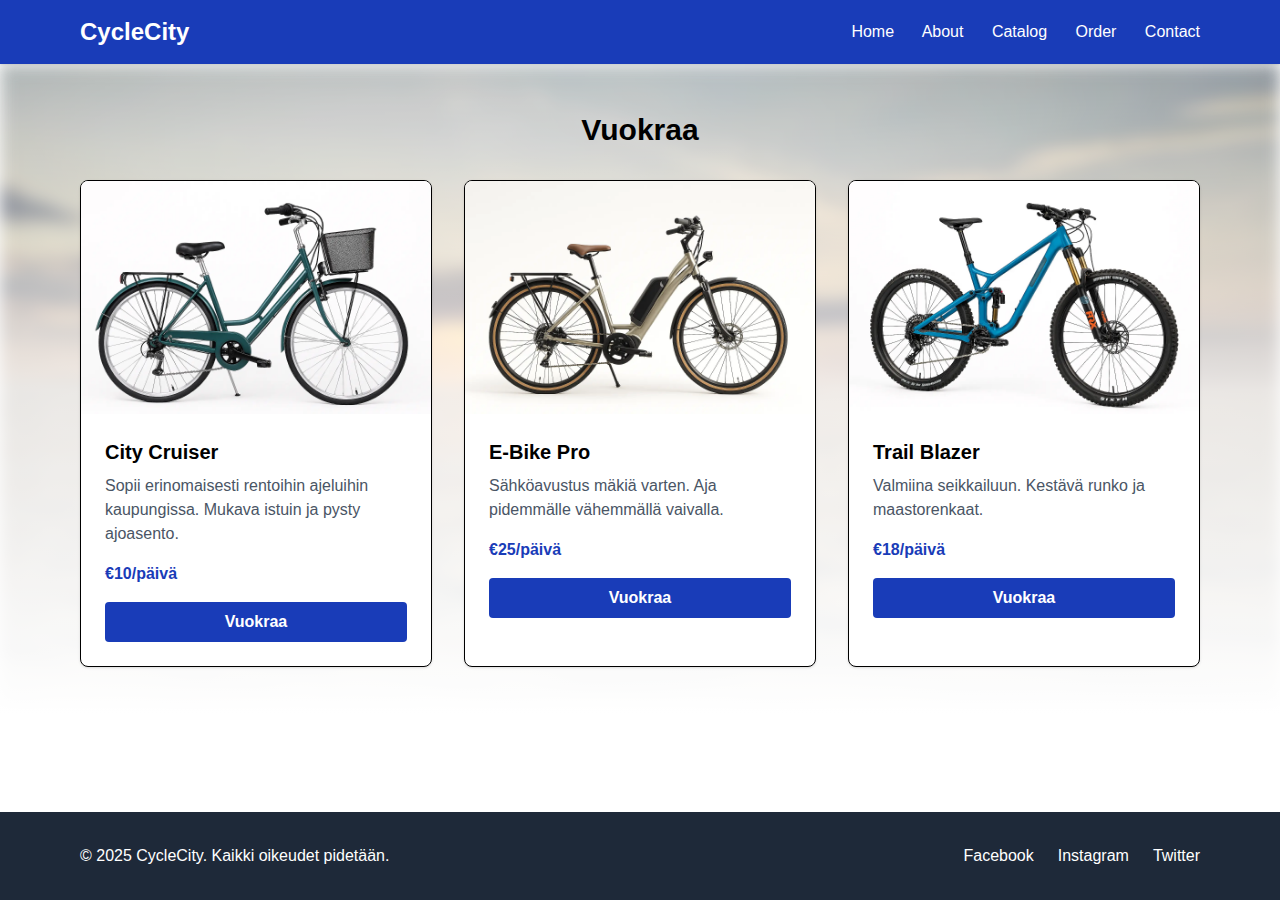
<file: BasicsOfWeb2025SPages/task-l/catalog.html>
<!doctype html>
<html lang="en">

<head>
    <meta charset="UTF-8" />
    <meta name="viewport" content="width=device-width, initial-scale=1.0" />
    <title>CycleCity - Bike Rentals</title>
    <style>
        body {
            font-family: Arial, sans-serif;
        }

        .hero-image {
            background: linear-gradient(rgba(0, 0, 0, 0.3), rgba(0, 0, 0, 0.3)),
                url('data:image/svg+xml,<svg xmlns="http://www.w3.org/2000/svg" viewBox="0 0 1200 600"><rect fill="%234a90e2" width="1200" height="600"/><circle cx="300" cy="300" r="80" fill="%23333" opacity="0.3"/><circle cx="900" cy="300" r="80" fill="%23333" opacity="0.3"/><rect x="250" y="280" width="700" height="40" fill="%23333" opacity="0.3"/></svg>');
            background-size: cover;
            background-position: center;
            min-height: 400px;
        }
    </style>
  <link rel="stylesheet" crossorigin href="./assets/style-CKKnz5hg.css">
</head>

<body class="flex flex-col min-h-screen">

    <!-- Header -->
    <header class="bg-blue-800 text-white shadow">
        <nav class="max-w-6xl mx-auto px-4 py-4">
            <div class="flex flex-col md:flex-row justify-between items-center">
                <h1 class="text-2xl font-bold mb-4 md:mb-0">CycleCity</h1>
                <div class="space-x-6">
                    <a href="index.html" class="hover:underline">Home</a>
                    <a href="index.html#about" class="hover:underline">About</a>
                    <a href="catalog.html" class="hover:underline">Catalog</a>
                    <a href="order.html" class="hover:underline">Order</a>
                    <a href="index.html#contact" class="hover:underline">Contact</a>
                </div>
            </div>
        </nav>
    </header>

    <main class="flex-grow">
        <!-- Product Highlights -->
        <section id="bikes" class="relative isolate overflow-hidden py-12">

            <img src="./assets/example-BKbiJftY.webp" alt="" class="absolute inset-0 -z-10 h-full w-full object-cover opacity-90 blur-sm">

            <div class="absolute inset-0 -z-10 bg-gradient-to-t from-white via-white/80 to-transparent"></div>

            <div class="max-w-6xl mx-auto px-4">
                <h2 class="text-3xl font-bold mb-8 text-center white ">Vuokraa</h2>
                <div class="grid md:grid-cols-3 gap-8">

                    <article class="border rounded-lg overflow-hidden shadow bg-white">
                        <img src="./assets/city_bike-BdZaJVK3.webp" alt="">
                        <div class="p-6">
                            <h3 class="text-xl font-semibold mb-2">City Cruiser</h3>
                            <p class="text-gray-600 mb-4">Sopii erinomaisesti rentoihin ajeluihin kaupungissa. Mukava
                                istuin ja pysty ajoasento.
                            </p>
                            <p class="text-blue-800 font-bold">€10/päivä</p>
                            <a href="order.html?bike=city-cruiser" class="mt-4 block w-full text-center bg-blue-800 hover:bg-blue-700 text-white font-bold py-2 px-4 rounded transition duration-150 ease-in-out">
                                Vuokraa
                            </a>
                        </div>
                    </article>

                    <article class="border rounded-lg overflow-hidden shadow bg-white">
                        <figure>
                            <img src="./assets/electric_bike-DlvslFCy.webp" alt="">
                            <figcaption class="sr-only">Electric Bike</figcaption>
                        </figure>
                        <div class="p-6">
                            <h3 class="text-xl font-semibold mb-2">E-Bike Pro</h3>
                            <p class="text-gray-600 mb-4">Sähköavustus mäkiä varten. Aja pidemmälle vähemmällä vaivalla.
                            </p>
                            <p class="text-blue-800 font-bold">€25/päivä</p>
                            <a href="order.html?bike=e-bike-pro" class="mt-4 block w-full text-center bg-blue-800 hover:bg-blue-700 text-white font-bold py-2 px-4 rounded transition duration-150 ease-in-out">
                                Vuokraa
                            </a>
                        </div>
                    </article>

                    <article class="border rounded-lg overflow-hidden shadow bg-white">
                        <figure>
                            <img src="./assets/mountain_bike-Dfs7d8AX.webp" alt="">
                            <figcaption class="sr-only">Mountain Bike</figcaption>
                        </figure>
                        <div class="p-6">
                            <h3 class="text-xl font-semibold mb-2">Trail Blazer</h3>
                            <p class="text-gray-600 mb-4">Valmiina seikkailuun. Kestävä runko ja maastorenkaat.</p>
                            <p class="text-blue-800 font-bold">€18/päivä</p>
                            <a href="order.html?bike=trail-blazer" class="mt-4 block w-full text-center bg-blue-800 hover:bg-blue-700 text-white font-bold py-2 px-4 rounded transition duration-150 ease-in-out">
                                Vuokraa
                            </a>
                        </div>
                    </article>

                </div>
            </div>
        </section>
    </main>

    <!-- Footer -->
    <footer class="bg-gray-800 text-white py-8">
        <div class="max-w-6xl mx-auto px-4">
            <div class="flex flex-wrap justify-between items-center">
                <div>
                    <p>&copy; 2025 CycleCity. Kaikki oikeudet pidetään.</p>
                </div>
                <div class="flex space-x-6 mt-4 md:mt-0">
                    <a href="#" class="hover:text-blue-400">Facebook</a>
                    <a href="#" class="hover:text-blue-400">Instagram</a>
                    <a href="#" class="hover:text-blue-400">Twitter</a>
                </div>
            </div>
        </div>
    </footer>
</body>

</html>
</file>
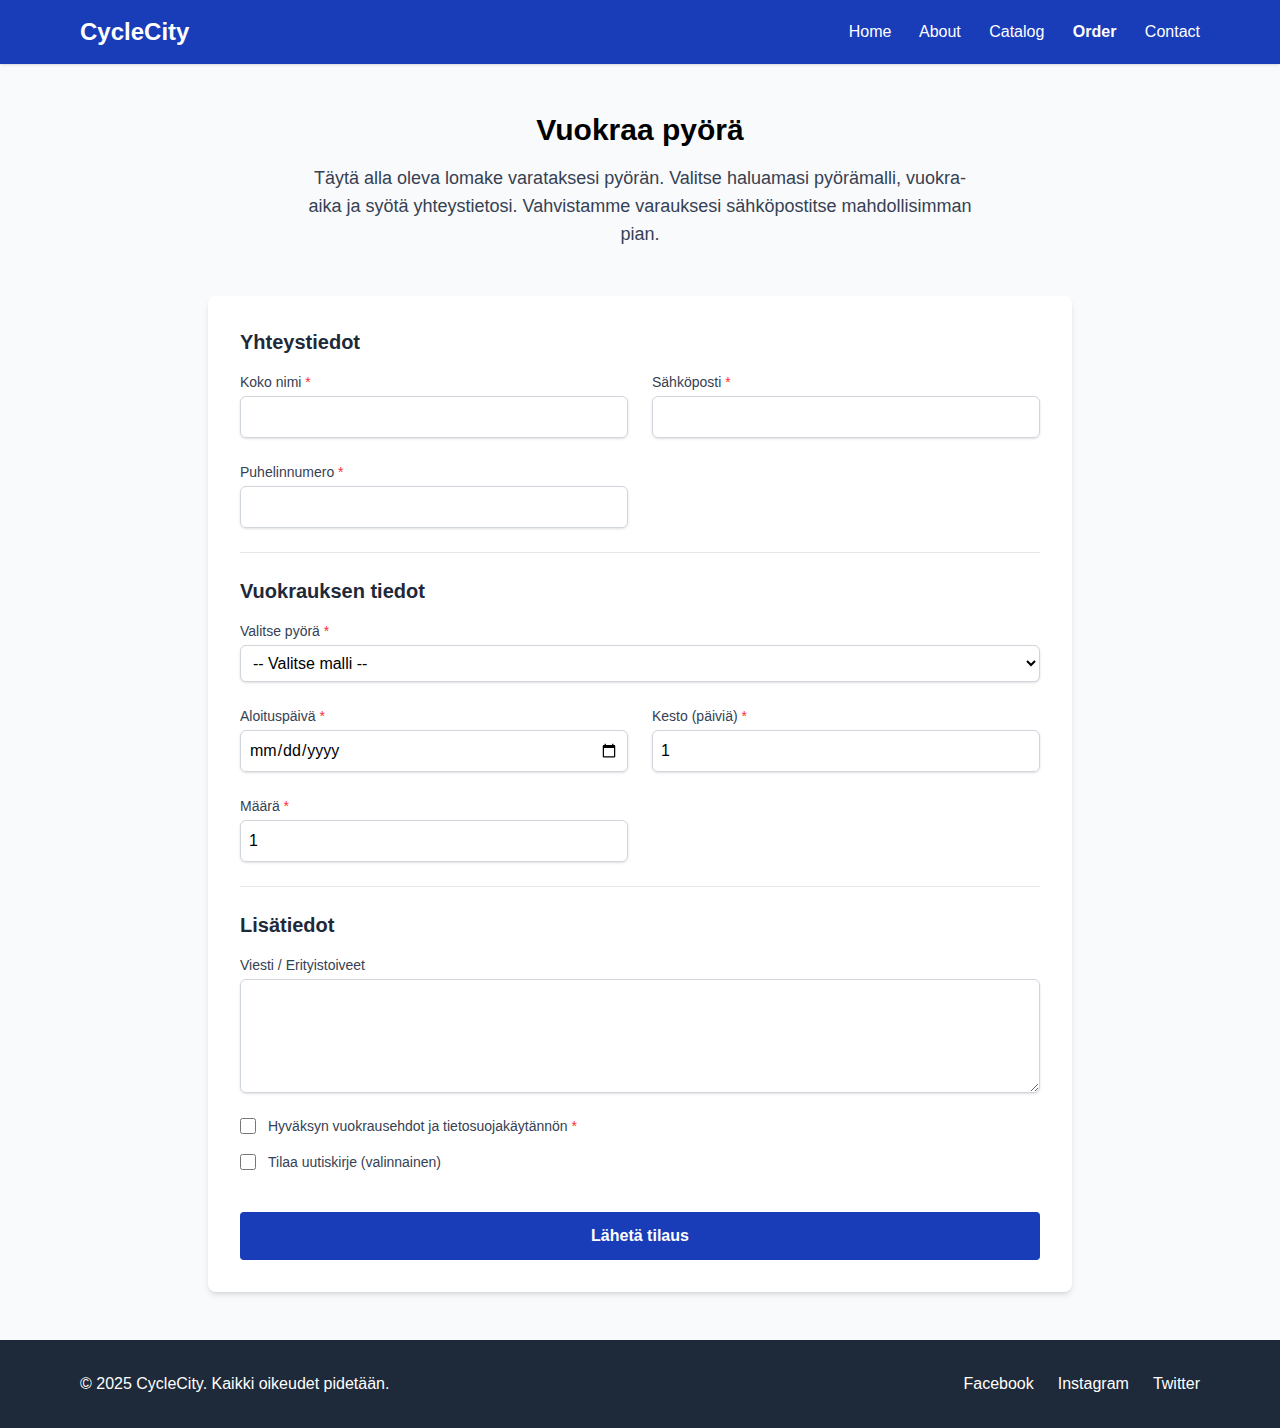
<file: BasicsOfWeb2025SPages/task-l/order.html>
<!doctype html>
<html lang="en">

<head>
    <meta charset="UTF-8" />
    <meta name="viewport" content="width=device-width, initial-scale=1.0" />
    <title>CycleCity - Place an Order</title>
    <style>
        body {
            font-family: Arial, sans-serif;
        }
    </style>
  <link rel="stylesheet" crossorigin href="./assets/style-CKKnz5hg.css">
</head>

<body class="flex flex-col min-h-screen bg-gray-50">

    <!-- Header -->
    <header class="bg-blue-800 text-white shadow">
        <nav class="max-w-6xl mx-auto px-4 py-4">
            <div class="flex flex-col md:flex-row justify-between items-center">
                <h1 class="text-2xl font-bold mb-4 md:mb-0">CycleCity</h1>
                <div class="space-x-6">
                    <a href="index.html" class="hover:underline">Home</a>
                    <a href="index.html#about" class="hover:underline">About</a>
                    <a href="catalog.html" class="hover:underline">Catalog</a>
                    <a href="order.html" class="hover:underline font-bold">Order</a>
                    <a href="index.html#contact" class="hover:underline">Contact</a>
                </div>
            </div>
        </nav>
    </header>

    <main class="flex-grow max-w-4xl mx-auto px-4 py-12 w-full">
        <!-- Intro -->
        <section class="mb-12 text-center">
            <h2 class="text-3xl font-bold mb-4">Vuokraa pyörä</h2>
            <p class="text-lg text-gray-700 max-w-2xl mx-auto">
                Täytä alla oleva lomake varataksesi pyörän. Valitse haluamasi pyörämalli, vuokra-aika ja syötä yhteystietosi.
                Vahvistamme varauksesi sähköpostitse mahdollisimman pian.
            </p>
        </section>

        <!-- Order Form -->
        <section class="bg-white p-8 rounded-lg shadow-md">
            <form action="thanks.html" method="get" class="space-y-6">
                
                <!-- Customer Information -->
                <fieldset class="border-b border-gray-200 pb-6">
                    <legend class="text-xl font-semibold mb-4 text-gray-800">Yhteystiedot</legend>
                    <div class="grid grid-cols-1 md:grid-cols-2 gap-6">
                        <div>
                            <label for="fullname" class="block text-sm font-medium text-gray-700 mb-1">Koko nimi <span class="text-red-500">*</span></label>
                            <input type="text" id="fullname" name="fullname" required
                                class="w-full rounded-md border-gray-300 shadow-sm focus:border-blue-500 focus:ring-blue-500 border p-2">
                        </div>
                        <div>
                            <label for="email" class="block text-sm font-medium text-gray-700 mb-1">Sähköposti <span class="text-red-500">*</span></label>
                            <input type="email" id="email" name="email" required
                                class="w-full rounded-md border-gray-300 shadow-sm focus:border-blue-500 focus:ring-blue-500 border p-2">
                        </div>
                        <div>
                            <label for="phone" class="block text-sm font-medium text-gray-700 mb-1">Puhelinnumero <span class="text-red-500">*</span></label>
                            <input type="tel" id="phone" name="phone" required pattern="[0-9\+\-\s]{5,20}"
                                class="w-full rounded-md border-gray-300 shadow-sm focus:border-blue-500 focus:ring-blue-500 border p-2">
                        </div>
                    </div>
                </fieldset>

                <!-- Rental Details -->
                <fieldset class="border-b border-gray-200 pb-6">
                    <legend class="text-xl font-semibold mb-4 text-gray-800">Vuokrauksen tiedot</legend>
                    <div class="grid grid-cols-1 md:grid-cols-2 gap-6">
                        <div class="md:col-span-2">
                            <label for="bike-model" class="block text-sm font-medium text-gray-700 mb-1">Valitse pyörä <span class="text-red-500">*</span></label>
                            <select id="bike-model" name="bike-model" required
                                class="w-full rounded-md border-gray-300 shadow-sm focus:border-blue-500 focus:ring-blue-500 border p-2 bg-white">
                                <option value="" disabled selected>-- Valitse malli --</option>
                                <option value="city-cruiser">City Cruiser (€10/päivä)</option>
                                <option value="e-bike-pro">E-Bike Pro (€25/päivä)</option>
                                <option value="trail-blazer">Trail Blazer (€18/päivä)</option>
                            </select>
                        </div>
                        <div>
                            <label for="start-date" class="block text-sm font-medium text-gray-700 mb-1">Aloituspäivä <span class="text-red-500">*</span></label>
                            <input type="date" id="start-date" name="start-date" required
                                class="w-full rounded-md border-gray-300 shadow-sm focus:border-blue-500 focus:ring-blue-500 border p-2">
                        </div>
                        <div>
                            <label for="duration" class="block text-sm font-medium text-gray-700 mb-1">Kesto (päiviä) <span class="text-red-500">*</span></label>
                            <input type="number" id="duration" name="duration" min="1" max="30" value="1" required
                                class="w-full rounded-md border-gray-300 shadow-sm focus:border-blue-500 focus:ring-blue-500 border p-2">
                        </div>
                        <div>
                            <label for="quantity" class="block text-sm font-medium text-gray-700 mb-1">Määrä <span class="text-red-500">*</span></label>
                            <input type="number" id="quantity" name="quantity" min="1" max="10" value="1" required
                                class="w-full rounded-md border-gray-300 shadow-sm focus:border-blue-500 focus:ring-blue-500 border p-2">
                        </div>
                    </div>
                </fieldset>

                <!-- Additional Info -->
                <fieldset class="">
                    <legend class="text-xl font-semibold mb-4 text-gray-800">Lisätiedot</legend>
                    <div class="space-y-4">
                        <div>
                            <label for="message" class="block text-sm font-medium text-gray-700 mb-1">Viesti / Erityistoiveet</label>
                            <textarea id="message" name="message" rows="4"
                                class="w-full rounded-md border-gray-300 shadow-sm focus:border-blue-500 focus:ring-blue-500 border p-2"></textarea>
                        </div>
                        
                        <div class="flex items-start">
                            <div class="flex items-center h-5">
                                <input id="terms" name="terms" type="checkbox" required
                                    class="focus:ring-blue-500 h-4 w-4 text-blue-800 border-gray-300 rounded">
                            </div>
                            <div class="ml-3 text-sm">
                                <label for="terms" class="font-medium text-gray-700">Hyväksyn vuokrausehdot ja tietosuojakäytännön <span class="text-red-500">*</span></label>
                            </div>
                        </div>

                        <div class="flex items-start">
                            <div class="flex items-center h-5">
                                <input id="newsletter" name="newsletter" type="checkbox"
                                    class="focus:ring-blue-500 h-4 w-4 text-blue-800 border-gray-300 rounded">
                            </div>
                            <div class="ml-3 text-sm">
                                <label for="newsletter" class="font-medium text-gray-700">Tilaa uutiskirje (valinnainen)</label>
                            </div>
                        </div>
                    </div>
                </fieldset>

                <!-- Submit Button -->
                <div class="pt-4">
                    <button type="submit"
                        class="w-full bg-blue-800 hover:bg-blue-700 text-white font-bold py-3 px-4 rounded focus:outline-none focus:shadow-outline transition duration-150 ease-in-out">
                        Lähetä tilaus
                    </button>
                </div>

            </form>
        </section>

    </main>

    <!-- Footer -->
    <footer class="bg-gray-800 text-white py-8 mt-auto">
        <div class="max-w-6xl mx-auto px-4">
            <div class="flex flex-wrap justify-between items-center">
                <div>
                    <p>&copy; 2025 CycleCity. Kaikki oikeudet pidetään.</p>
                </div>
                <div class="flex space-x-6 mt-4 md:mt-0">
                    <a href="#" class="hover:text-blue-400">Facebook</a>
                    <a href="#" class="hover:text-blue-400">Instagram</a>
                    <a href="#" class="hover:text-blue-400">Twitter</a>
                </div>
            </div>
        </div>
    </footer>

    <script>
        document.addEventListener('DOMContentLoaded', () => {
            const params = new URLSearchParams(window.location.search);
            const bike = params.get('bike');
            if (bike) {
                const select = document.getElementById('bike-model');
                if (select) {
                    select.value = bike;
                }
            }
        });
    </script>
</body>

</html>
</file>
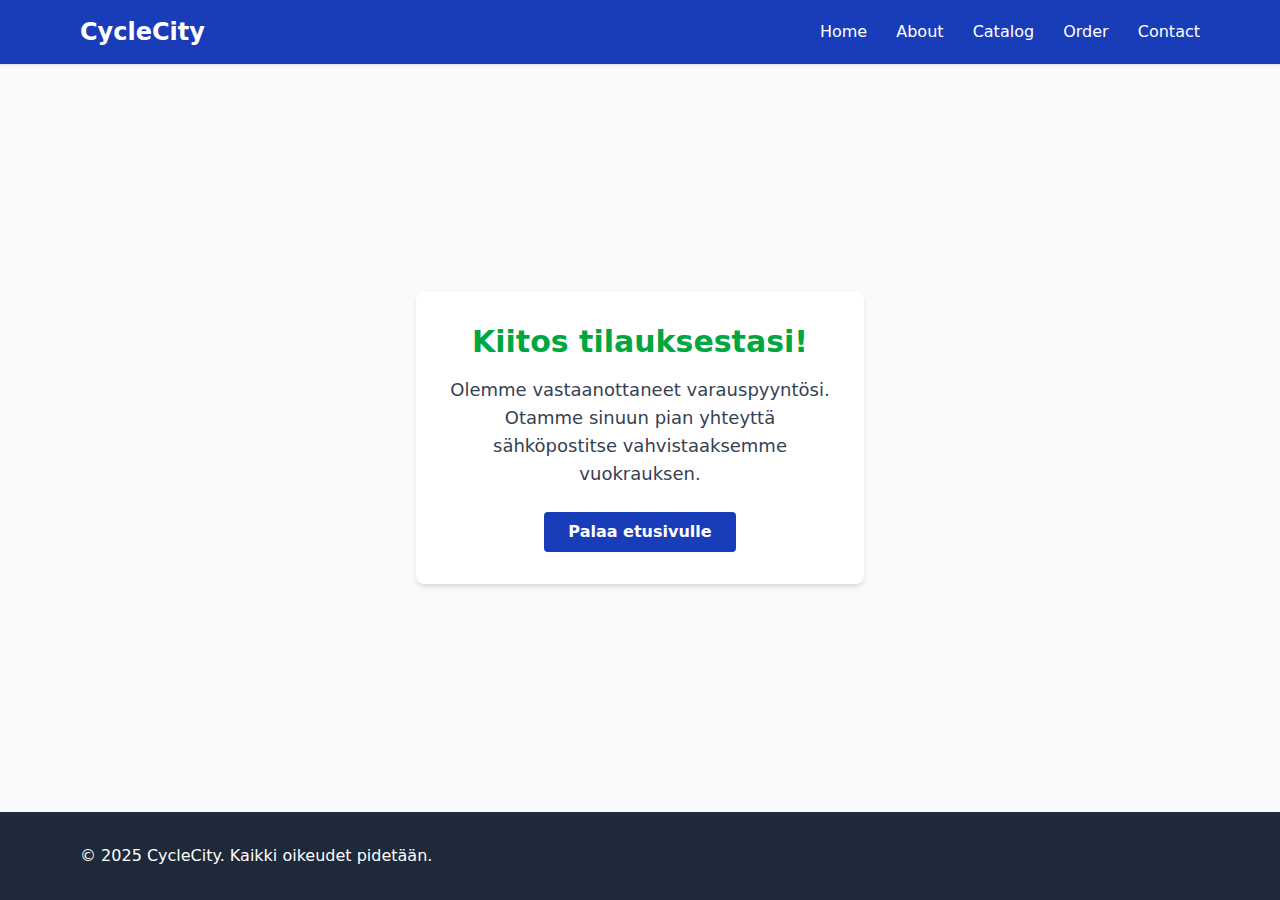
<file: BasicsOfWeb2025SPages/task-l/thanks.html>
<!doctype html>
<html lang="en">

<head>
    <meta charset="UTF-8" />
    <meta name="viewport" content="width=device-width, initial-scale=1.0" />
    <title>CycleCity - Thank You</title>
  <link rel="stylesheet" crossorigin href="./assets/style-CKKnz5hg.css">
</head>

<body class="flex flex-col min-h-screen bg-gray-50">

    <!-- Header -->
    <header class="bg-blue-800 text-white shadow">
        <nav class="max-w-6xl mx-auto px-4 py-4">
            <div class="flex flex-col md:flex-row justify-between items-center">
                <h1 class="text-2xl font-bold mb-4 md:mb-0">CycleCity</h1>
                <div class="space-x-6">
                    <a href="index.html" class="hover:underline">Home</a>
                    <a href="index.html#about" class="hover:underline">About</a>
                    <a href="catalog.html" class="hover:underline">Catalog</a>
                    <a href="order.html" class="hover:underline">Order</a>
                    <a href="index.html#contact" class="hover:underline">Contact</a>
                </div>
            </div>
        </nav>
    </header>

    <main class="flex-grow flex items-center justify-center text-center px-4">
        <div class="bg-white p-8 rounded-lg shadow-md max-w-md w-full">
            <h2 class="text-3xl font-bold mb-4 text-green-600">Kiitos tilauksestasi!</h2>
            <p class="text-lg text-gray-700 mb-6">
                Olemme vastaanottaneet varauspyyntösi. Otamme sinuun pian yhteyttä sähköpostitse vahvistaaksemme vuokrauksen.
            </p>
            <a href="index.html" class="inline-block bg-blue-800 hover:bg-blue-700 text-white font-bold py-2 px-6 rounded transition duration-150 ease-in-out">
                Palaa etusivulle
            </a>
        </div>
    </main>

    <!-- Footer -->
    <footer class="bg-gray-800 text-white py-8 mt-auto">
        <div class="max-w-6xl mx-auto px-4">
            <div class="flex flex-wrap justify-between items-center">
                <div>
                    <p>&copy; 2025 CycleCity. Kaikki oikeudet pidetään.</p>
                </div>
            </div>
        </div>
    </footer>
</body>

</html>
</file>
<file: BasicsOfWeb2025SPages/task-f/style.css>
/*
Author: Vertti K
Date: 2025-10-31
*/

/* COLOR GUIDELINES
   - Page background: very light gray (#f6f8fb)
   - Main text: dark gray (#1f2937)
   - Header background: deep blue (#273e73), text white
   - Table header row: same deep blue, text white
   - Table rows: alternate white (#fff) / light blue (#eef3ff)
   - Borders: light gray (#d0d7e2)
*/

:root {
  --base-size: 1rem;
  --h1-size: 1.6rem;

  --page-bg: #fcfdfc;
  --text: #2a2a2a;
  --brand: #6c4f8d;
  --table-alt: #f9f5ff;
  --border: #e0e0e0;

  --radius: 8px;
}

html,
body {
  height: 100%;
}

body {
  margin: 0;
  background: var(--page-bg);
  color: var(--text);
  font-family: system-ui, -apple-system, Segoe UI, Roboto, Arial, sans-serif;
  font-size: var(--base-size);
}

/* Header */
.site-header {
  padding-top: 2rem;
  padding-bottom: 1rem;
  background: var(--brand);
  color: #fff;
}

.site-header h1 {
  font-size: var(--h1-size);
  margin: 0;
  text-align: center;
}

/* Content container with side margins */
.content {
  margin-left: 15%;
  margin-right: 15%;
  padding-top: 1rem;
  padding-bottom: 2rem;
}

/* --- NEW: top row split (50% + 50%) --- */
.top-grid {
  display: flex;
  gap: 1rem;
  margin-bottom: 1rem;
}

.student-info,
.controls {
  background: #fff;
  border: 1px solid var(--border);
  border-radius: var(--radius);
  padding: 0.75rem 1rem;
  box-shadow: 0 2px 10px rgba(0, 0, 0, 0.04);
}

.student-info {
  flex: 1 1 30%;
}

.controls {
  flex: 1 1 70%;
}

.student-info p {
  margin: 0;
}

.student-info p+p {
  margin-top: 0.5rem;
}

.controls-title,
.student-info-title {
  margin: 0 0 0.5rem 0;
  font-size: 1.1rem;
}

.form-row {
  display: flex;
  gap: 0.5rem;
  align-items: center;
  margin: 0.5rem 0;
}

.form-row input[type="text"] {
  flex: 1 1 auto;
  padding: 0.45rem 0.6rem;
  border: 1px solid var(--border);
  border-radius: 6px;
}

.days-group {
  margin: 0.5rem 0 0.75rem;
  border: 1px dashed var(--border);
  border-radius: 6px;
  padding: 0.5rem 0.75rem;
  display: flex;
  flex-wrap: wrap;
  gap: 0.75rem;
}

.days-group legend {
  padding: 0 0.25rem;
  font-weight: 600;
  color: #334155;
}

.btn {
  padding: 0.45rem 0.8rem;
  border: 1px solid var(--border);
  border-radius: 6px;
  background: #f8fafc;
  cursor: pointer;
}

.btn:hover {
  background: #eef2f7;
}

.btn-secondary {
  background: #ffffff;
}

/* Table container */
.table-wrap {
  background: #fff;
  border: 1px solid var(--border);
  border-radius: var(--radius);
  padding: 1rem;
  overflow-x: auto;
  box-shadow: 0 2px 10px rgba(0, 0, 0, 0.06);
}

/* Table */
.table {
  width: 100%;
  border-collapse: collapse;
  font-size: 1rem;
}

/* Header cells */
.table thead th {
  background: var(--brand);
  color: #fff;
  text-align: left;
  padding: 0.75rem;
  border-bottom: 1px solid var(--border);
}

/* Body cells */
.table tbody td {
  padding: 0.6rem 0.75rem;
  border-bottom: 1px solid var(--border);
}

/* Alternate row color */
.table tbody tr:nth-child(even) {
  background: var(--table-alt);
}

/* Column widths: 40% + 12%*5 = 100% */
.table thead th:nth-child(1),
.table tbody td:nth-child(1) {
  width: 40%;
}

.table thead th:nth-child(n+2),
.table tbody td:nth-child(n+2) {
  width: 12%;
  text-align: center;
}

/* Small screens: stack the top blocks */
@media (max-width: 860px) {
  .content {
    margin-left: 5%;
    margin-right: 5%;
  }

  .top-grid {
    flex-direction: column;
  }
}

/* ≤ 768px: margins 5% */
@media (max-width: 768px) {
  .content {
    margin-left: 5%;
    margin-right: 5%;
  }

  .site-header,
  .intro,
  .other-content {
    display: none;
  }

  .student-info,
  .table-wrap {
    display: block;
  }
}

/* ≤ 640px: margins 1%, show only the table */
@media (max-width: 640px) {
  .content {
    margin-left: 1%;
    margin-right: 1%;
  }

  .student-info {
    display: none;
  }
}
</file>
<file: BasicsOfWeb2025SPages/task-g/style.css>
/*
Author: Vertti K
Date: 2025-11-07
*/

/* COLOR GUIDELINES
   - Page background: very light gray (#f6f8fb)
   - Main text: dark gray (#1f2937)
   - Header background: deep blue (#273e73), text white
   - Table header row: same deep blue, text white
   - Table rows: alternate white (#fff) / light blue (#eef3ff)
   - Borders: light gray (#d0d7e2)
*/

:root {
  --base-size: 1rem;
  --h1-size: 1.6rem;

  --page-bg: #f6f8fb;
  --text: #1f2937;
  --brand: #273e73;
  --table-alt: #eef3ff;
  --border: #d0d7e2;

  --radius: 8px;
}

html,
body {
  height: 100%;
}

body {
  margin: 0;
  background: var(--page-bg);
  color: var(--text);
  font-family: system-ui, -apple-system, Segoe UI, Roboto, Arial, sans-serif;
  font-size: var(--base-size);
}

/* Header */
.site-header {
  padding-top: 2rem;
  padding-bottom: 1rem;
  background: var(--brand);
  color: #fff;
}

.site-header h1 {
  font-size: var(--h1-size);
  margin: 0;
  text-align: center;
}

/* Content container with side margins */
.content {
  margin-left: 15%;
  margin-right: 15%;
  padding-top: 1rem;
  padding-bottom: 2rem;
}

/* --- NEW: top row split (50% + 50%) --- */
.top-grid {
  display: flex;
  gap: 1rem;
  margin-bottom: 1rem;
}

.student-info,
.controls {
  background: #fff;
  border: 1px solid var(--border);
  border-radius: var(--radius);
  padding: 0.75rem 1rem;
  box-shadow: 0 2px 10px rgba(0, 0, 0, 0.04);
}

.student-info {
  flex: 1 1 30%;
}

.controls {
  flex: 1 1 70%;
}

.student-info p {
  margin: 0;
}

.student-info p+p {
  margin-top: 0.5rem;
}

.controls-title,
.student-info-title {
  margin: 0 0 0.5rem 0;
  font-size: 1.1rem;
}

.form-row {
  display: flex;
  gap: 0.5rem;
  align-items: center;
  margin: 0.5rem 0;
}

.form-row input[type="text"], input[type="email"], input[type="tel"], input[type="date"] {
  flex: 1 1 auto;
  padding: 0.45rem 0.6rem;
  border: 1px solid var(--border);
  border-radius: 6px;
}

.days-group {
  margin: 0.5rem 0 0.75rem;
  border: 1px dashed var(--border);
  border-radius: 6px;
  padding: 0.5rem 0.75rem;
  display: flex;
  flex-wrap: wrap;
  gap: 0.75rem;
}

.days-group legend {
  padding: 0 0.25rem;
  font-weight: 600;
  color: #334155;
}

.btn {
  padding: 0.45rem 0.8rem;
  border: 1px solid var(--border);
  border-radius: 6px;
  background: #f8fafc;
  cursor: pointer;
}

.btn:hover {
  background: #eef2f7;
}

.btn-secondary {
  background: #ffffff;
}

/* Table container */
.table-wrap {
  background: #fff;
  border: 1px solid var(--border);
  border-radius: var(--radius);
  padding: 1rem;
  overflow-x: auto;
  box-shadow: 0 2px 10px rgba(0, 0, 0, 0.06);
}

/* Table */
.table {
  width: 100%;
  border-collapse: collapse;
  font-size: 1rem;
}

/* Header cells */
.table thead th {
  background: var(--brand);
  color: #fff;
  text-align: left;
  padding: 0.75rem;
  border-bottom: 1px solid var(--border);
}

/* Body cells */
.table tbody td {
  padding: 0.6rem 0.75rem;
  border-bottom: 1px solid var(--border);
}

/* Alternate row color */
.table tbody tr:nth-child(even) {
  background: var(--table-alt);
}

/* Column widths: 40% + 12%*5 = 100% */
.table thead th:nth-child(1),
.table tbody td:nth-child(1) {
  width: 40%;
}

.table thead th:nth-child(n+2),
.table tbody td:nth-child(n+2) {
  width: 12%;
  text-align: center;
}

/* Small screens: stack the top blocks */
@media (max-width: 860px) {
  .content {
    margin-left: 5%;
    margin-right: 5%;
  }

  .top-grid {
    flex-direction: column;
  }
}

/* ≤ 768px: margins 5% */
@media (max-width: 768px) {
  .content {
    margin-left: 5%;
    margin-right: 5%;
  }

  .site-header,
  .intro,
  .other-content {
    display: none;
  }

  .student-info,
  .table-wrap {
    display: block;
  }
}

/* ≤ 640px: margins 1%, show only the table */
@media (max-width: 640px) {
  .content {
    margin-left: 1%;
    margin-right: 1%;
  }

  .student-info {
    display: none;
  }
}
</file>
<file: BasicsOfWeb2025SPages/task-i/assets/index-CFdJ87fj.css>
@layer properties{@supports (((-webkit-hyphens:none)) and (not (margin-trim:inline))) or ((-moz-orient:inline) and (not (color:rgb(from red r g b)))){*,:before,:after,::backdrop{--tw-space-y-reverse:0;--tw-space-x-reverse:0;--tw-border-style:solid;--tw-leading:initial;--tw-font-weight:initial;--tw-shadow:0 0 #0000;--tw-shadow-color:initial;--tw-shadow-alpha:100%;--tw-inset-shadow:0 0 #0000;--tw-inset-shadow-color:initial;--tw-inset-shadow-alpha:100%;--tw-ring-color:initial;--tw-ring-shadow:0 0 #0000;--tw-inset-ring-color:initial;--tw-inset-ring-shadow:0 0 #0000;--tw-ring-inset:initial;--tw-ring-offset-width:0px;--tw-ring-offset-color:#fff;--tw-ring-offset-shadow:0 0 #0000}}}@layer theme{:root,:host{--font-sans:ui-sans-serif,system-ui,sans-serif,"Apple Color Emoji","Segoe UI Emoji","Segoe UI Symbol","Noto Color Emoji";--font-mono:ui-monospace,SFMono-Regular,Menlo,Monaco,Consolas,"Liberation Mono","Courier New",monospace;--color-orange-500:oklch(70.5% .213 47.604);--color-orange-600:oklch(64.6% .222 41.116);--color-blue-400:oklch(70.7% .165 254.624);--color-blue-600:oklch(54.6% .245 262.881);--color-gray-50:oklch(98.5% .002 247.839);--color-gray-600:oklch(44.6% .03 256.802);--color-gray-700:oklch(37.3% .034 259.733);--color-gray-800:oklch(27.8% .033 256.848);--color-white:#fff;--spacing:.25rem;--container-2xl:42rem;--container-3xl:48rem;--container-6xl:72rem;--text-lg:1.125rem;--text-lg--line-height:calc(1.75/1.125);--text-xl:1.25rem;--text-xl--line-height:calc(1.75/1.25);--text-2xl:1.5rem;--text-2xl--line-height:calc(2/1.5);--text-3xl:1.875rem;--text-3xl--line-height: 1.2 ;--text-5xl:3rem;--text-5xl--line-height:1;--font-weight-semibold:600;--font-weight-bold:700;--leading-relaxed:1.625;--radius-lg:.5rem;--default-font-family:var(--font-sans);--default-mono-font-family:var(--font-mono)}}@layer base{*,:after,:before,::backdrop{box-sizing:border-box;border:0 solid;margin:0;padding:0}::file-selector-button{box-sizing:border-box;border:0 solid;margin:0;padding:0}html,:host{-webkit-text-size-adjust:100%;tab-size:4;line-height:1.5;font-family:var(--default-font-family,ui-sans-serif,system-ui,sans-serif,"Apple Color Emoji","Segoe UI Emoji","Segoe UI Symbol","Noto Color Emoji");font-feature-settings:var(--default-font-feature-settings,normal);font-variation-settings:var(--default-font-variation-settings,normal);-webkit-tap-highlight-color:transparent}hr{height:0;color:inherit;border-top-width:1px}abbr:where([title]){-webkit-text-decoration:underline dotted;text-decoration:underline dotted}h1,h2,h3,h4,h5,h6{font-size:inherit;font-weight:inherit}a{color:inherit;-webkit-text-decoration:inherit;text-decoration:inherit}b,strong{font-weight:bolder}code,kbd,samp,pre{font-family:var(--default-mono-font-family,ui-monospace,SFMono-Regular,Menlo,Monaco,Consolas,"Liberation Mono","Courier New",monospace);font-feature-settings:var(--default-mono-font-feature-settings,normal);font-variation-settings:var(--default-mono-font-variation-settings,normal);font-size:1em}small{font-size:80%}sub,sup{vertical-align:baseline;font-size:75%;line-height:0;position:relative}sub{bottom:-.25em}sup{top:-.5em}table{text-indent:0;border-color:inherit;border-collapse:collapse}:-moz-focusring{outline:auto}progress{vertical-align:baseline}summary{display:list-item}ol,ul,menu{list-style:none}img,svg,video,canvas,audio,iframe,embed,object{vertical-align:middle;display:block}img,video{max-width:100%;height:auto}button,input,select,optgroup,textarea{font:inherit;font-feature-settings:inherit;font-variation-settings:inherit;letter-spacing:inherit;color:inherit;opacity:1;background-color:#0000;border-radius:0}::file-selector-button{font:inherit;font-feature-settings:inherit;font-variation-settings:inherit;letter-spacing:inherit;color:inherit;opacity:1;background-color:#0000;border-radius:0}:where(select:is([multiple],[size])) optgroup{font-weight:bolder}:where(select:is([multiple],[size])) optgroup option{padding-inline-start:20px}::file-selector-button{margin-inline-end:4px}::placeholder{opacity:1}@supports (not ((-webkit-appearance:-apple-pay-button))) or (contain-intrinsic-size:1px){::placeholder{color:currentColor}@supports (color:color-mix(in lab,red,red)){::placeholder{color:color-mix(in oklab,currentcolor 50%,transparent)}}}textarea{resize:vertical}::-webkit-search-decoration{-webkit-appearance:none}::-webkit-date-and-time-value{min-height:1lh;text-align:inherit}::-webkit-datetime-edit{display:inline-flex}::-webkit-datetime-edit-fields-wrapper{padding:0}::-webkit-datetime-edit{padding-block:0}::-webkit-datetime-edit-year-field{padding-block:0}::-webkit-datetime-edit-month-field{padding-block:0}::-webkit-datetime-edit-day-field{padding-block:0}::-webkit-datetime-edit-hour-field{padding-block:0}::-webkit-datetime-edit-minute-field{padding-block:0}::-webkit-datetime-edit-second-field{padding-block:0}::-webkit-datetime-edit-millisecond-field{padding-block:0}::-webkit-datetime-edit-meridiem-field{padding-block:0}::-webkit-calendar-picker-indicator{line-height:1}:-moz-ui-invalid{box-shadow:none}button,input:where([type=button],[type=reset],[type=submit]){appearance:button}::file-selector-button{appearance:button}::-webkit-inner-spin-button{height:auto}::-webkit-outer-spin-button{height:auto}[hidden]:where(:not([hidden=until-found])){display:none!important}}@layer components;@layer utilities{.sr-only{clip-path:inset(50%);white-space:nowrap;border-width:0;width:1px;height:1px;margin:-1px;padding:0;position:absolute;overflow:hidden}.mx-auto{margin-inline:auto}.mt-4{margin-top:calc(var(--spacing)*4)}.mb-2{margin-bottom:calc(var(--spacing)*2)}.mb-4{margin-bottom:calc(var(--spacing)*4)}.mb-6{margin-bottom:calc(var(--spacing)*6)}.mb-8{margin-bottom:calc(var(--spacing)*8)}.flex{display:flex}.grid{display:grid}.inline-block{display:inline-block}.max-w-2xl{max-width:var(--container-2xl)}.max-w-3xl{max-width:var(--container-3xl)}.max-w-6xl{max-width:var(--container-6xl)}.flex-wrap{flex-wrap:wrap}.items-center{align-items:center}.justify-between{justify-content:space-between}.justify-center{justify-content:center}.gap-8{gap:calc(var(--spacing)*8)}:where(.space-y-4>:not(:last-child)){--tw-space-y-reverse:0;margin-block-start:calc(calc(var(--spacing)*4)*var(--tw-space-y-reverse));margin-block-end:calc(calc(var(--spacing)*4)*calc(1 - var(--tw-space-y-reverse)))}:where(.space-x-6>:not(:last-child)){--tw-space-x-reverse:0;margin-inline-start:calc(calc(var(--spacing)*6)*var(--tw-space-x-reverse));margin-inline-end:calc(calc(var(--spacing)*6)*calc(1 - var(--tw-space-x-reverse)))}.overflow-hidden{overflow:hidden}.rounded{border-radius:.25rem}.rounded-lg{border-radius:var(--radius-lg)}.border{border-style:var(--tw-border-style);border-width:1px}.bg-blue-600{background-color:var(--color-blue-600)}.bg-gray-50{background-color:var(--color-gray-50)}.bg-gray-800{background-color:var(--color-gray-800)}.bg-orange-500{background-color:var(--color-orange-500)}.bg-white{background-color:var(--color-white)}.p-6{padding:calc(var(--spacing)*6)}.p-8{padding:calc(var(--spacing)*8)}.px-4{padding-inline:calc(var(--spacing)*4)}.px-8{padding-inline:calc(var(--spacing)*8)}.py-3{padding-block:calc(var(--spacing)*3)}.py-4{padding-block:calc(var(--spacing)*4)}.py-8{padding-block:calc(var(--spacing)*8)}.py-12{padding-block:calc(var(--spacing)*12)}.text-center{text-align:center}.text-2xl{font-size:var(--text-2xl);line-height:var(--tw-leading,var(--text-2xl--line-height))}.text-3xl{font-size:var(--text-3xl);line-height:var(--tw-leading,var(--text-3xl--line-height))}.text-5xl{font-size:var(--text-5xl);line-height:var(--tw-leading,var(--text-5xl--line-height))}.text-lg{font-size:var(--text-lg);line-height:var(--tw-leading,var(--text-lg--line-height))}.text-xl{font-size:var(--text-xl);line-height:var(--tw-leading,var(--text-xl--line-height))}.leading-relaxed{--tw-leading:var(--leading-relaxed);line-height:var(--leading-relaxed)}.font-bold{--tw-font-weight:var(--font-weight-bold);font-weight:var(--font-weight-bold)}.font-semibold{--tw-font-weight:var(--font-weight-semibold);font-weight:var(--font-weight-semibold)}.text-blue-600{color:var(--color-blue-600)}.text-gray-600{color:var(--color-gray-600)}.text-gray-700{color:var(--color-gray-700)}.text-white{color:var(--color-white)}.shadow{--tw-shadow:0 1px 3px 0 var(--tw-shadow-color,#0000001a),0 1px 2px -1px var(--tw-shadow-color,#0000001a);box-shadow:var(--tw-inset-shadow),var(--tw-inset-ring-shadow),var(--tw-ring-offset-shadow),var(--tw-ring-shadow),var(--tw-shadow)}@media(hover:hover){.hover\:bg-orange-600:hover{background-color:var(--color-orange-600)}.hover\:text-blue-400:hover{color:var(--color-blue-400)}.hover\:underline:hover{text-decoration-line:underline}}@media(min-width:48rem){.md\:mt-0{margin-top:calc(var(--spacing)*0)}.md\:grid-cols-3{grid-template-columns:repeat(3,minmax(0,1fr))}}}.nf-icon{font-family:Symbols Nerd Font Mono;font-size:1.2em;line-height:1}@keyframes flash-outline{0%,to{outline-offset:0;outline:3px solid #0000}50%{outline-offset:3px;outline:3px solid #3b82f6e6}}.flash-animation{animation:.8s ease-in-out 2 flash-outline}@property --tw-space-y-reverse{syntax:"*";inherits:false;initial-value:0}@property --tw-space-x-reverse{syntax:"*";inherits:false;initial-value:0}@property --tw-border-style{syntax:"*";inherits:false;initial-value:solid}@property --tw-leading{syntax:"*";inherits:false}@property --tw-font-weight{syntax:"*";inherits:false}@property --tw-shadow{syntax:"*";inherits:false;initial-value:0 0 #0000}@property --tw-shadow-color{syntax:"*";inherits:false}@property --tw-shadow-alpha{syntax:"<percentage>";inherits:false;initial-value:100%}@property --tw-inset-shadow{syntax:"*";inherits:false;initial-value:0 0 #0000}@property --tw-inset-shadow-color{syntax:"*";inherits:false}@property --tw-inset-shadow-alpha{syntax:"<percentage>";inherits:false;initial-value:100%}@property --tw-ring-color{syntax:"*";inherits:false}@property --tw-ring-shadow{syntax:"*";inherits:false;initial-value:0 0 #0000}@property --tw-inset-ring-color{syntax:"*";inherits:false}@property --tw-inset-ring-shadow{syntax:"*";inherits:false;initial-value:0 0 #0000}@property --tw-ring-inset{syntax:"*";inherits:false}@property --tw-ring-offset-width{syntax:"<length>";inherits:false;initial-value:0}@property --tw-ring-offset-color{syntax:"*";inherits:false;initial-value:#fff}@property --tw-ring-offset-shadow{syntax:"*";inherits:false;initial-value:0 0 #0000}
</file>
<file: BasicsOfWeb2025SPages/task-k/assets/style-CpHKf4yC.css>
@layer properties{@supports (((-webkit-hyphens:none)) and (not (margin-trim:inline))) or ((-moz-orient:inline) and (not (color:rgb(from red r g b)))){*,:before,:after,::backdrop{--tw-space-y-reverse:0;--tw-space-x-reverse:0;--tw-border-style:solid;--tw-gradient-position:initial;--tw-gradient-from:#0000;--tw-gradient-via:#0000;--tw-gradient-to:#0000;--tw-gradient-stops:initial;--tw-gradient-via-stops:initial;--tw-gradient-from-position:0%;--tw-gradient-via-position:50%;--tw-gradient-to-position:100%;--tw-leading:initial;--tw-font-weight:initial;--tw-shadow:0 0 #0000;--tw-shadow-color:initial;--tw-shadow-alpha:100%;--tw-inset-shadow:0 0 #0000;--tw-inset-shadow-color:initial;--tw-inset-shadow-alpha:100%;--tw-ring-color:initial;--tw-ring-shadow:0 0 #0000;--tw-inset-ring-color:initial;--tw-inset-ring-shadow:0 0 #0000;--tw-ring-inset:initial;--tw-ring-offset-width:0px;--tw-ring-offset-color:#fff;--tw-ring-offset-shadow:0 0 #0000;--tw-blur:initial;--tw-brightness:initial;--tw-contrast:initial;--tw-grayscale:initial;--tw-hue-rotate:initial;--tw-invert:initial;--tw-opacity:initial;--tw-saturate:initial;--tw-sepia:initial;--tw-drop-shadow:initial;--tw-drop-shadow-color:initial;--tw-drop-shadow-alpha:100%;--tw-drop-shadow-size:initial;--tw-duration:initial;--tw-ease:initial}}}@layer theme{:root,:host{--font-sans:ui-sans-serif,system-ui,sans-serif,"Apple Color Emoji","Segoe UI Emoji","Segoe UI Symbol","Noto Color Emoji";--font-mono:ui-monospace,SFMono-Regular,Menlo,Monaco,Consolas,"Liberation Mono","Courier New",monospace;--color-red-500:oklch(63.7% .237 25.331);--color-orange-500:oklch(70.5% .213 47.604);--color-orange-600:oklch(64.6% .222 41.116);--color-green-600:oklch(62.7% .194 149.214);--color-blue-400:oklch(70.7% .165 254.624);--color-blue-500:oklch(62.3% .214 259.815);--color-blue-600:oklch(54.6% .245 262.881);--color-blue-700:oklch(48.8% .243 264.376);--color-gray-50:oklch(98.5% .002 247.839);--color-gray-200:oklch(92.8% .006 264.531);--color-gray-300:oklch(87.2% .01 258.338);--color-gray-600:oklch(44.6% .03 256.802);--color-gray-700:oklch(37.3% .034 259.733);--color-gray-800:oklch(27.8% .033 256.848);--color-white:#fff;--spacing:.25rem;--container-md:28rem;--container-2xl:42rem;--container-3xl:48rem;--container-4xl:56rem;--container-6xl:72rem;--text-sm:.875rem;--text-sm--line-height:calc(1.25/.875);--text-lg:1.125rem;--text-lg--line-height:calc(1.75/1.125);--text-xl:1.25rem;--text-xl--line-height:calc(1.75/1.25);--text-2xl:1.5rem;--text-2xl--line-height:calc(2/1.5);--text-3xl:1.875rem;--text-3xl--line-height: 1.2 ;--text-5xl:3rem;--text-5xl--line-height:1;--font-weight-medium:500;--font-weight-semibold:600;--font-weight-bold:700;--leading-relaxed:1.625;--radius-md:.375rem;--radius-lg:.5rem;--ease-in-out:cubic-bezier(.4,0,.2,1);--blur-sm:8px;--default-transition-duration:.15s;--default-transition-timing-function:cubic-bezier(.4,0,.2,1);--default-font-family:var(--font-sans);--default-mono-font-family:var(--font-mono)}}@layer base{*,:after,:before,::backdrop{box-sizing:border-box;border:0 solid;margin:0;padding:0}::file-selector-button{box-sizing:border-box;border:0 solid;margin:0;padding:0}html,:host{-webkit-text-size-adjust:100%;tab-size:4;line-height:1.5;font-family:var(--default-font-family,ui-sans-serif,system-ui,sans-serif,"Apple Color Emoji","Segoe UI Emoji","Segoe UI Symbol","Noto Color Emoji");font-feature-settings:var(--default-font-feature-settings,normal);font-variation-settings:var(--default-font-variation-settings,normal);-webkit-tap-highlight-color:transparent}hr{height:0;color:inherit;border-top-width:1px}abbr:where([title]){-webkit-text-decoration:underline dotted;text-decoration:underline dotted}h1,h2,h3,h4,h5,h6{font-size:inherit;font-weight:inherit}a{color:inherit;-webkit-text-decoration:inherit;text-decoration:inherit}b,strong{font-weight:bolder}code,kbd,samp,pre{font-family:var(--default-mono-font-family,ui-monospace,SFMono-Regular,Menlo,Monaco,Consolas,"Liberation Mono","Courier New",monospace);font-feature-settings:var(--default-mono-font-feature-settings,normal);font-variation-settings:var(--default-mono-font-variation-settings,normal);font-size:1em}small{font-size:80%}sub,sup{vertical-align:baseline;font-size:75%;line-height:0;position:relative}sub{bottom:-.25em}sup{top:-.5em}table{text-indent:0;border-color:inherit;border-collapse:collapse}:-moz-focusring{outline:auto}progress{vertical-align:baseline}summary{display:list-item}ol,ul,menu{list-style:none}img,svg,video,canvas,audio,iframe,embed,object{vertical-align:middle;display:block}img,video{max-width:100%;height:auto}button,input,select,optgroup,textarea{font:inherit;font-feature-settings:inherit;font-variation-settings:inherit;letter-spacing:inherit;color:inherit;opacity:1;background-color:#0000;border-radius:0}::file-selector-button{font:inherit;font-feature-settings:inherit;font-variation-settings:inherit;letter-spacing:inherit;color:inherit;opacity:1;background-color:#0000;border-radius:0}:where(select:is([multiple],[size])) optgroup{font-weight:bolder}:where(select:is([multiple],[size])) optgroup option{padding-inline-start:20px}::file-selector-button{margin-inline-end:4px}::placeholder{opacity:1}@supports (not ((-webkit-appearance:-apple-pay-button))) or (contain-intrinsic-size:1px){::placeholder{color:currentColor}@supports (color:color-mix(in lab,red,red)){::placeholder{color:color-mix(in oklab,currentcolor 50%,transparent)}}}textarea{resize:vertical}::-webkit-search-decoration{-webkit-appearance:none}::-webkit-date-and-time-value{min-height:1lh;text-align:inherit}::-webkit-datetime-edit{display:inline-flex}::-webkit-datetime-edit-fields-wrapper{padding:0}::-webkit-datetime-edit{padding-block:0}::-webkit-datetime-edit-year-field{padding-block:0}::-webkit-datetime-edit-month-field{padding-block:0}::-webkit-datetime-edit-day-field{padding-block:0}::-webkit-datetime-edit-hour-field{padding-block:0}::-webkit-datetime-edit-minute-field{padding-block:0}::-webkit-datetime-edit-second-field{padding-block:0}::-webkit-datetime-edit-millisecond-field{padding-block:0}::-webkit-datetime-edit-meridiem-field{padding-block:0}::-webkit-calendar-picker-indicator{line-height:1}:-moz-ui-invalid{box-shadow:none}button,input:where([type=button],[type=reset],[type=submit]){appearance:button}::file-selector-button{appearance:button}::-webkit-inner-spin-button{height:auto}::-webkit-outer-spin-button{height:auto}[hidden]:where(:not([hidden=until-found])){display:none!important}}@layer components;@layer utilities{.sr-only{clip-path:inset(50%);white-space:nowrap;border-width:0;width:1px;height:1px;margin:-1px;padding:0;position:absolute;overflow:hidden}.absolute{position:absolute}.relative{position:relative}.inset-0{inset:calc(var(--spacing)*0)}.isolate{isolation:isolate}.-z-10{z-index:-10}.mx-auto{margin-inline:auto}.mt-4{margin-top:calc(var(--spacing)*4)}.mt-auto{margin-top:auto}.mb-1{margin-bottom:calc(var(--spacing)*1)}.mb-2{margin-bottom:calc(var(--spacing)*2)}.mb-4{margin-bottom:calc(var(--spacing)*4)}.mb-6{margin-bottom:calc(var(--spacing)*6)}.mb-8{margin-bottom:calc(var(--spacing)*8)}.mb-12{margin-bottom:calc(var(--spacing)*12)}.ml-3{margin-left:calc(var(--spacing)*3)}.block{display:block}.flex{display:flex}.grid{display:grid}.inline-block{display:inline-block}.h-4{height:calc(var(--spacing)*4)}.h-5{height:calc(var(--spacing)*5)}.h-full{height:100%}.min-h-screen{min-height:100vh}.w-4{width:calc(var(--spacing)*4)}.w-full{width:100%}.max-w-2xl{max-width:var(--container-2xl)}.max-w-3xl{max-width:var(--container-3xl)}.max-w-4xl{max-width:var(--container-4xl)}.max-w-6xl{max-width:var(--container-6xl)}.max-w-md{max-width:var(--container-md)}.flex-grow{flex-grow:1}.grid-cols-1{grid-template-columns:repeat(1,minmax(0,1fr))}.flex-col{flex-direction:column}.flex-wrap{flex-wrap:wrap}.items-center{align-items:center}.items-start{align-items:flex-start}.justify-between{justify-content:space-between}.justify-center{justify-content:center}.gap-6{gap:calc(var(--spacing)*6)}.gap-8{gap:calc(var(--spacing)*8)}:where(.space-y-4>:not(:last-child)){--tw-space-y-reverse:0;margin-block-start:calc(calc(var(--spacing)*4)*var(--tw-space-y-reverse));margin-block-end:calc(calc(var(--spacing)*4)*calc(1 - var(--tw-space-y-reverse)))}:where(.space-y-6>:not(:last-child)){--tw-space-y-reverse:0;margin-block-start:calc(calc(var(--spacing)*6)*var(--tw-space-y-reverse));margin-block-end:calc(calc(var(--spacing)*6)*calc(1 - var(--tw-space-y-reverse)))}:where(.space-x-4>:not(:last-child)){--tw-space-x-reverse:0;margin-inline-start:calc(calc(var(--spacing)*4)*var(--tw-space-x-reverse));margin-inline-end:calc(calc(var(--spacing)*4)*calc(1 - var(--tw-space-x-reverse)))}:where(.space-x-6>:not(:last-child)){--tw-space-x-reverse:0;margin-inline-start:calc(calc(var(--spacing)*6)*var(--tw-space-x-reverse));margin-inline-end:calc(calc(var(--spacing)*6)*calc(1 - var(--tw-space-x-reverse)))}.overflow-hidden{overflow:hidden}.rounded{border-radius:.25rem}.rounded-lg{border-radius:var(--radius-lg)}.rounded-md{border-radius:var(--radius-md)}.border{border-style:var(--tw-border-style);border-width:1px}.border-b{border-bottom-style:var(--tw-border-style);border-bottom-width:1px}.border-gray-200{border-color:var(--color-gray-200)}.border-gray-300{border-color:var(--color-gray-300)}.bg-blue-500{background-color:var(--color-blue-500)}.bg-blue-600{background-color:var(--color-blue-600)}.bg-gray-50{background-color:var(--color-gray-50)}.bg-gray-800{background-color:var(--color-gray-800)}.bg-orange-500{background-color:var(--color-orange-500)}.bg-white{background-color:var(--color-white)}.bg-gradient-to-t{--tw-gradient-position:to top in oklab;background-image:linear-gradient(var(--tw-gradient-stops))}.from-white{--tw-gradient-from:var(--color-white);--tw-gradient-stops:var(--tw-gradient-via-stops,var(--tw-gradient-position),var(--tw-gradient-from)var(--tw-gradient-from-position),var(--tw-gradient-to)var(--tw-gradient-to-position))}.via-white\/80{--tw-gradient-via:#fffc}@supports (color:color-mix(in lab,red,red)){.via-white\/80{--tw-gradient-via:color-mix(in oklab,var(--color-white)80%,transparent)}}.via-white\/80{--tw-gradient-via-stops:var(--tw-gradient-position),var(--tw-gradient-from)var(--tw-gradient-from-position),var(--tw-gradient-via)var(--tw-gradient-via-position),var(--tw-gradient-to)var(--tw-gradient-to-position);--tw-gradient-stops:var(--tw-gradient-via-stops)}.to-transparent{--tw-gradient-to:transparent;--tw-gradient-stops:var(--tw-gradient-via-stops,var(--tw-gradient-position),var(--tw-gradient-from)var(--tw-gradient-from-position),var(--tw-gradient-to)var(--tw-gradient-to-position))}.object-cover{object-fit:cover}.p-2{padding:calc(var(--spacing)*2)}.p-6{padding:calc(var(--spacing)*6)}.p-8{padding:calc(var(--spacing)*8)}.px-4{padding-inline:calc(var(--spacing)*4)}.px-6{padding-inline:calc(var(--spacing)*6)}.px-8{padding-inline:calc(var(--spacing)*8)}.py-2{padding-block:calc(var(--spacing)*2)}.py-3{padding-block:calc(var(--spacing)*3)}.py-4{padding-block:calc(var(--spacing)*4)}.py-8{padding-block:calc(var(--spacing)*8)}.py-12{padding-block:calc(var(--spacing)*12)}.pt-4{padding-top:calc(var(--spacing)*4)}.pb-6{padding-bottom:calc(var(--spacing)*6)}.text-center{text-align:center}.text-2xl{font-size:var(--text-2xl);line-height:var(--tw-leading,var(--text-2xl--line-height))}.text-3xl{font-size:var(--text-3xl);line-height:var(--tw-leading,var(--text-3xl--line-height))}.text-5xl{font-size:var(--text-5xl);line-height:var(--tw-leading,var(--text-5xl--line-height))}.text-lg{font-size:var(--text-lg);line-height:var(--tw-leading,var(--text-lg--line-height))}.text-sm{font-size:var(--text-sm);line-height:var(--tw-leading,var(--text-sm--line-height))}.text-xl{font-size:var(--text-xl);line-height:var(--tw-leading,var(--text-xl--line-height))}.leading-relaxed{--tw-leading:var(--leading-relaxed);line-height:var(--leading-relaxed)}.font-bold{--tw-font-weight:var(--font-weight-bold);font-weight:var(--font-weight-bold)}.font-medium{--tw-font-weight:var(--font-weight-medium);font-weight:var(--font-weight-medium)}.font-semibold{--tw-font-weight:var(--font-weight-semibold);font-weight:var(--font-weight-semibold)}.text-blue-600{color:var(--color-blue-600)}.text-gray-600{color:var(--color-gray-600)}.text-gray-700{color:var(--color-gray-700)}.text-gray-800{color:var(--color-gray-800)}.text-green-600{color:var(--color-green-600)}.text-red-500{color:var(--color-red-500)}.text-white{color:var(--color-white)}.opacity-90{opacity:.9}.shadow{--tw-shadow:0 1px 3px 0 var(--tw-shadow-color,#0000001a),0 1px 2px -1px var(--tw-shadow-color,#0000001a);box-shadow:var(--tw-inset-shadow),var(--tw-inset-ring-shadow),var(--tw-ring-offset-shadow),var(--tw-ring-shadow),var(--tw-shadow)}.shadow-md{--tw-shadow:0 4px 6px -1px var(--tw-shadow-color,#0000001a),0 2px 4px -2px var(--tw-shadow-color,#0000001a);box-shadow:var(--tw-inset-shadow),var(--tw-inset-ring-shadow),var(--tw-ring-offset-shadow),var(--tw-ring-shadow),var(--tw-shadow)}.shadow-sm{--tw-shadow:0 1px 3px 0 var(--tw-shadow-color,#0000001a),0 1px 2px -1px var(--tw-shadow-color,#0000001a);box-shadow:var(--tw-inset-shadow),var(--tw-inset-ring-shadow),var(--tw-ring-offset-shadow),var(--tw-ring-shadow),var(--tw-shadow)}.blur-sm{--tw-blur:blur(var(--blur-sm));filter:var(--tw-blur,)var(--tw-brightness,)var(--tw-contrast,)var(--tw-grayscale,)var(--tw-hue-rotate,)var(--tw-invert,)var(--tw-saturate,)var(--tw-sepia,)var(--tw-drop-shadow,)}.transition{transition-property:color,background-color,border-color,outline-color,text-decoration-color,fill,stroke,--tw-gradient-from,--tw-gradient-via,--tw-gradient-to,opacity,box-shadow,transform,translate,scale,rotate,filter,-webkit-backdrop-filter,backdrop-filter,display,content-visibility,overlay,pointer-events;transition-timing-function:var(--tw-ease,var(--default-transition-timing-function));transition-duration:var(--tw-duration,var(--default-transition-duration))}.duration-150{--tw-duration:.15s;transition-duration:.15s}.ease-in-out{--tw-ease:var(--ease-in-out);transition-timing-function:var(--ease-in-out)}@media(hover:hover){.hover\:bg-blue-600:hover{background-color:var(--color-blue-600)}.hover\:bg-blue-700:hover{background-color:var(--color-blue-700)}.hover\:bg-orange-600:hover{background-color:var(--color-orange-600)}.hover\:text-blue-400:hover{color:var(--color-blue-400)}.hover\:underline:hover{text-decoration-line:underline}}.focus\:border-blue-500:focus{border-color:var(--color-blue-500)}.focus\:ring-blue-500:focus{--tw-ring-color:var(--color-blue-500)}.focus\:outline-none:focus{--tw-outline-style:none;outline-style:none}@media(min-width:48rem){.md\:col-span-2{grid-column:span 2/span 2}.md\:mt-0{margin-top:calc(var(--spacing)*0)}.md\:grid-cols-2{grid-template-columns:repeat(2,minmax(0,1fr))}.md\:grid-cols-3{grid-template-columns:repeat(3,minmax(0,1fr))}}}.nf-icon{font-family:Symbols Nerd Font Mono;font-size:1.2em;line-height:1}@keyframes flash-outline{0%,to{outline-offset:0;outline:3px solid #0000}50%{outline-offset:3px;outline:3px solid #3b82f6e6}}.flash-animation{animation:.8s ease-in-out 2 flash-outline}@property --tw-space-y-reverse{syntax:"*";inherits:false;initial-value:0}@property --tw-space-x-reverse{syntax:"*";inherits:false;initial-value:0}@property --tw-border-style{syntax:"*";inherits:false;initial-value:solid}@property --tw-gradient-position{syntax:"*";inherits:false}@property --tw-gradient-from{syntax:"<color>";inherits:false;initial-value:#0000}@property --tw-gradient-via{syntax:"<color>";inherits:false;initial-value:#0000}@property --tw-gradient-to{syntax:"<color>";inherits:false;initial-value:#0000}@property --tw-gradient-stops{syntax:"*";inherits:false}@property --tw-gradient-via-stops{syntax:"*";inherits:false}@property --tw-gradient-from-position{syntax:"<length-percentage>";inherits:false;initial-value:0%}@property --tw-gradient-via-position{syntax:"<length-percentage>";inherits:false;initial-value:50%}@property --tw-gradient-to-position{syntax:"<length-percentage>";inherits:false;initial-value:100%}@property --tw-leading{syntax:"*";inherits:false}@property --tw-font-weight{syntax:"*";inherits:false}@property --tw-shadow{syntax:"*";inherits:false;initial-value:0 0 #0000}@property --tw-shadow-color{syntax:"*";inherits:false}@property --tw-shadow-alpha{syntax:"<percentage>";inherits:false;initial-value:100%}@property --tw-inset-shadow{syntax:"*";inherits:false;initial-value:0 0 #0000}@property --tw-inset-shadow-color{syntax:"*";inherits:false}@property --tw-inset-shadow-alpha{syntax:"<percentage>";inherits:false;initial-value:100%}@property --tw-ring-color{syntax:"*";inherits:false}@property --tw-ring-shadow{syntax:"*";inherits:false;initial-value:0 0 #0000}@property --tw-inset-ring-color{syntax:"*";inherits:false}@property --tw-inset-ring-shadow{syntax:"*";inherits:false;initial-value:0 0 #0000}@property --tw-ring-inset{syntax:"*";inherits:false}@property --tw-ring-offset-width{syntax:"<length>";inherits:false;initial-value:0}@property --tw-ring-offset-color{syntax:"*";inherits:false;initial-value:#fff}@property --tw-ring-offset-shadow{syntax:"*";inherits:false;initial-value:0 0 #0000}@property --tw-blur{syntax:"*";inherits:false}@property --tw-brightness{syntax:"*";inherits:false}@property --tw-contrast{syntax:"*";inherits:false}@property --tw-grayscale{syntax:"*";inherits:false}@property --tw-hue-rotate{syntax:"*";inherits:false}@property --tw-invert{syntax:"*";inherits:false}@property --tw-opacity{syntax:"*";inherits:false}@property --tw-saturate{syntax:"*";inherits:false}@property --tw-sepia{syntax:"*";inherits:false}@property --tw-drop-shadow{syntax:"*";inherits:false}@property --tw-drop-shadow-color{syntax:"*";inherits:false}@property --tw-drop-shadow-alpha{syntax:"<percentage>";inherits:false;initial-value:100%}@property --tw-drop-shadow-size{syntax:"*";inherits:false}@property --tw-duration{syntax:"*";inherits:false}@property --tw-ease{syntax:"*";inherits:false}
</file>
<file: BasicsOfWeb2025SPages/task-l/assets/style-CKKnz5hg.css>
@layer properties{@supports (((-webkit-hyphens:none)) and (not (margin-trim:inline))) or ((-moz-orient:inline) and (not (color:rgb(from red r g b)))){*,:before,:after,::backdrop{--tw-space-y-reverse:0;--tw-space-x-reverse:0;--tw-border-style:solid;--tw-gradient-position:initial;--tw-gradient-from:#0000;--tw-gradient-via:#0000;--tw-gradient-to:#0000;--tw-gradient-stops:initial;--tw-gradient-via-stops:initial;--tw-gradient-from-position:0%;--tw-gradient-via-position:50%;--tw-gradient-to-position:100%;--tw-leading:initial;--tw-font-weight:initial;--tw-shadow:0 0 #0000;--tw-shadow-color:initial;--tw-shadow-alpha:100%;--tw-inset-shadow:0 0 #0000;--tw-inset-shadow-color:initial;--tw-inset-shadow-alpha:100%;--tw-ring-color:initial;--tw-ring-shadow:0 0 #0000;--tw-inset-ring-color:initial;--tw-inset-ring-shadow:0 0 #0000;--tw-ring-inset:initial;--tw-ring-offset-width:0px;--tw-ring-offset-color:#fff;--tw-ring-offset-shadow:0 0 #0000;--tw-blur:initial;--tw-brightness:initial;--tw-contrast:initial;--tw-grayscale:initial;--tw-hue-rotate:initial;--tw-invert:initial;--tw-opacity:initial;--tw-saturate:initial;--tw-sepia:initial;--tw-drop-shadow:initial;--tw-drop-shadow-color:initial;--tw-drop-shadow-alpha:100%;--tw-drop-shadow-size:initial;--tw-duration:initial;--tw-ease:initial}}}@layer theme{:root,:host{--font-sans:ui-sans-serif,system-ui,sans-serif,"Apple Color Emoji","Segoe UI Emoji","Segoe UI Symbol","Noto Color Emoji";--font-mono:ui-monospace,SFMono-Regular,Menlo,Monaco,Consolas,"Liberation Mono","Courier New",monospace;--color-red-500:oklch(63.7% .237 25.331);--color-orange-500:oklch(70.5% .213 47.604);--color-orange-600:oklch(64.6% .222 41.116);--color-green-600:oklch(62.7% .194 149.214);--color-blue-400:oklch(70.7% .165 254.624);--color-blue-500:oklch(62.3% .214 259.815);--color-blue-700:oklch(48.8% .243 264.376);--color-blue-800:oklch(42.4% .199 265.638);--color-gray-50:oklch(98.5% .002 247.839);--color-gray-200:oklch(92.8% .006 264.531);--color-gray-300:oklch(87.2% .01 258.338);--color-gray-600:oklch(44.6% .03 256.802);--color-gray-700:oklch(37.3% .034 259.733);--color-gray-800:oklch(27.8% .033 256.848);--color-white:#fff;--spacing:.25rem;--container-md:28rem;--container-2xl:42rem;--container-3xl:48rem;--container-4xl:56rem;--container-6xl:72rem;--text-sm:.875rem;--text-sm--line-height:calc(1.25/.875);--text-lg:1.125rem;--text-lg--line-height:calc(1.75/1.125);--text-xl:1.25rem;--text-xl--line-height:calc(1.75/1.25);--text-2xl:1.5rem;--text-2xl--line-height:calc(2/1.5);--text-3xl:1.875rem;--text-3xl--line-height: 1.2 ;--text-5xl:3rem;--text-5xl--line-height:1;--font-weight-medium:500;--font-weight-semibold:600;--font-weight-bold:700;--leading-relaxed:1.625;--radius-md:.375rem;--radius-lg:.5rem;--ease-in-out:cubic-bezier(.4,0,.2,1);--blur-sm:8px;--default-transition-duration:.15s;--default-transition-timing-function:cubic-bezier(.4,0,.2,1);--default-font-family:var(--font-sans);--default-mono-font-family:var(--font-mono)}}@layer base{*,:after,:before,::backdrop{box-sizing:border-box;border:0 solid;margin:0;padding:0}::file-selector-button{box-sizing:border-box;border:0 solid;margin:0;padding:0}html,:host{-webkit-text-size-adjust:100%;tab-size:4;line-height:1.5;font-family:var(--default-font-family,ui-sans-serif,system-ui,sans-serif,"Apple Color Emoji","Segoe UI Emoji","Segoe UI Symbol","Noto Color Emoji");font-feature-settings:var(--default-font-feature-settings,normal);font-variation-settings:var(--default-font-variation-settings,normal);-webkit-tap-highlight-color:transparent}hr{height:0;color:inherit;border-top-width:1px}abbr:where([title]){-webkit-text-decoration:underline dotted;text-decoration:underline dotted}h1,h2,h3,h4,h5,h6{font-size:inherit;font-weight:inherit}a{color:inherit;-webkit-text-decoration:inherit;text-decoration:inherit}b,strong{font-weight:bolder}code,kbd,samp,pre{font-family:var(--default-mono-font-family,ui-monospace,SFMono-Regular,Menlo,Monaco,Consolas,"Liberation Mono","Courier New",monospace);font-feature-settings:var(--default-mono-font-feature-settings,normal);font-variation-settings:var(--default-mono-font-variation-settings,normal);font-size:1em}small{font-size:80%}sub,sup{vertical-align:baseline;font-size:75%;line-height:0;position:relative}sub{bottom:-.25em}sup{top:-.5em}table{text-indent:0;border-color:inherit;border-collapse:collapse}:-moz-focusring{outline:auto}progress{vertical-align:baseline}summary{display:list-item}ol,ul,menu{list-style:none}img,svg,video,canvas,audio,iframe,embed,object{vertical-align:middle;display:block}img,video{max-width:100%;height:auto}button,input,select,optgroup,textarea{font:inherit;font-feature-settings:inherit;font-variation-settings:inherit;letter-spacing:inherit;color:inherit;opacity:1;background-color:#0000;border-radius:0}::file-selector-button{font:inherit;font-feature-settings:inherit;font-variation-settings:inherit;letter-spacing:inherit;color:inherit;opacity:1;background-color:#0000;border-radius:0}:where(select:is([multiple],[size])) optgroup{font-weight:bolder}:where(select:is([multiple],[size])) optgroup option{padding-inline-start:20px}::file-selector-button{margin-inline-end:4px}::placeholder{opacity:1}@supports (not ((-webkit-appearance:-apple-pay-button))) or (contain-intrinsic-size:1px){::placeholder{color:currentColor}@supports (color:color-mix(in lab,red,red)){::placeholder{color:color-mix(in oklab,currentcolor 50%,transparent)}}}textarea{resize:vertical}::-webkit-search-decoration{-webkit-appearance:none}::-webkit-date-and-time-value{min-height:1lh;text-align:inherit}::-webkit-datetime-edit{display:inline-flex}::-webkit-datetime-edit-fields-wrapper{padding:0}::-webkit-datetime-edit{padding-block:0}::-webkit-datetime-edit-year-field{padding-block:0}::-webkit-datetime-edit-month-field{padding-block:0}::-webkit-datetime-edit-day-field{padding-block:0}::-webkit-datetime-edit-hour-field{padding-block:0}::-webkit-datetime-edit-minute-field{padding-block:0}::-webkit-datetime-edit-second-field{padding-block:0}::-webkit-datetime-edit-millisecond-field{padding-block:0}::-webkit-datetime-edit-meridiem-field{padding-block:0}::-webkit-calendar-picker-indicator{line-height:1}:-moz-ui-invalid{box-shadow:none}button,input:where([type=button],[type=reset],[type=submit]){appearance:button}::file-selector-button{appearance:button}::-webkit-inner-spin-button{height:auto}::-webkit-outer-spin-button{height:auto}[hidden]:where(:not([hidden=until-found])){display:none!important}}@layer components;@layer utilities{.sr-only{clip-path:inset(50%);white-space:nowrap;border-width:0;width:1px;height:1px;margin:-1px;padding:0;position:absolute;overflow:hidden}.absolute{position:absolute}.relative{position:relative}.inset-0{inset:calc(var(--spacing)*0)}.isolate{isolation:isolate}.-z-10{z-index:-10}.mx-auto{margin-inline:auto}.mt-4{margin-top:calc(var(--spacing)*4)}.mt-auto{margin-top:auto}.mb-1{margin-bottom:calc(var(--spacing)*1)}.mb-2{margin-bottom:calc(var(--spacing)*2)}.mb-4{margin-bottom:calc(var(--spacing)*4)}.mb-6{margin-bottom:calc(var(--spacing)*6)}.mb-8{margin-bottom:calc(var(--spacing)*8)}.mb-12{margin-bottom:calc(var(--spacing)*12)}.ml-3{margin-left:calc(var(--spacing)*3)}.block{display:block}.flex{display:flex}.grid{display:grid}.inline-block{display:inline-block}.h-4{height:calc(var(--spacing)*4)}.h-5{height:calc(var(--spacing)*5)}.h-full{height:100%}.min-h-screen{min-height:100vh}.w-4{width:calc(var(--spacing)*4)}.w-full{width:100%}.max-w-2xl{max-width:var(--container-2xl)}.max-w-3xl{max-width:var(--container-3xl)}.max-w-4xl{max-width:var(--container-4xl)}.max-w-6xl{max-width:var(--container-6xl)}.max-w-md{max-width:var(--container-md)}.flex-grow{flex-grow:1}.grid-cols-1{grid-template-columns:repeat(1,minmax(0,1fr))}.flex-col{flex-direction:column}.flex-wrap{flex-wrap:wrap}.items-center{align-items:center}.items-start{align-items:flex-start}.justify-between{justify-content:space-between}.justify-center{justify-content:center}.gap-6{gap:calc(var(--spacing)*6)}.gap-8{gap:calc(var(--spacing)*8)}:where(.space-y-4>:not(:last-child)){--tw-space-y-reverse:0;margin-block-start:calc(calc(var(--spacing)*4)*var(--tw-space-y-reverse));margin-block-end:calc(calc(var(--spacing)*4)*calc(1 - var(--tw-space-y-reverse)))}:where(.space-y-6>:not(:last-child)){--tw-space-y-reverse:0;margin-block-start:calc(calc(var(--spacing)*6)*var(--tw-space-y-reverse));margin-block-end:calc(calc(var(--spacing)*6)*calc(1 - var(--tw-space-y-reverse)))}:where(.space-x-4>:not(:last-child)){--tw-space-x-reverse:0;margin-inline-start:calc(calc(var(--spacing)*4)*var(--tw-space-x-reverse));margin-inline-end:calc(calc(var(--spacing)*4)*calc(1 - var(--tw-space-x-reverse)))}:where(.space-x-6>:not(:last-child)){--tw-space-x-reverse:0;margin-inline-start:calc(calc(var(--spacing)*6)*var(--tw-space-x-reverse));margin-inline-end:calc(calc(var(--spacing)*6)*calc(1 - var(--tw-space-x-reverse)))}.overflow-hidden{overflow:hidden}.rounded{border-radius:.25rem}.rounded-lg{border-radius:var(--radius-lg)}.rounded-md{border-radius:var(--radius-md)}.border{border-style:var(--tw-border-style);border-width:1px}.border-b{border-bottom-style:var(--tw-border-style);border-bottom-width:1px}.border-gray-200{border-color:var(--color-gray-200)}.border-gray-300{border-color:var(--color-gray-300)}.bg-blue-800{background-color:var(--color-blue-800)}.bg-gray-50{background-color:var(--color-gray-50)}.bg-gray-800{background-color:var(--color-gray-800)}.bg-orange-500{background-color:var(--color-orange-500)}.bg-white{background-color:var(--color-white)}.bg-gradient-to-t{--tw-gradient-position:to top in oklab;background-image:linear-gradient(var(--tw-gradient-stops))}.from-white{--tw-gradient-from:var(--color-white);--tw-gradient-stops:var(--tw-gradient-via-stops,var(--tw-gradient-position),var(--tw-gradient-from)var(--tw-gradient-from-position),var(--tw-gradient-to)var(--tw-gradient-to-position))}.via-white\/80{--tw-gradient-via:#fffc}@supports (color:color-mix(in lab,red,red)){.via-white\/80{--tw-gradient-via:color-mix(in oklab,var(--color-white)80%,transparent)}}.via-white\/80{--tw-gradient-via-stops:var(--tw-gradient-position),var(--tw-gradient-from)var(--tw-gradient-from-position),var(--tw-gradient-via)var(--tw-gradient-via-position),var(--tw-gradient-to)var(--tw-gradient-to-position);--tw-gradient-stops:var(--tw-gradient-via-stops)}.to-transparent{--tw-gradient-to:transparent;--tw-gradient-stops:var(--tw-gradient-via-stops,var(--tw-gradient-position),var(--tw-gradient-from)var(--tw-gradient-from-position),var(--tw-gradient-to)var(--tw-gradient-to-position))}.object-cover{object-fit:cover}.p-2{padding:calc(var(--spacing)*2)}.p-6{padding:calc(var(--spacing)*6)}.p-8{padding:calc(var(--spacing)*8)}.px-4{padding-inline:calc(var(--spacing)*4)}.px-6{padding-inline:calc(var(--spacing)*6)}.px-8{padding-inline:calc(var(--spacing)*8)}.py-2{padding-block:calc(var(--spacing)*2)}.py-3{padding-block:calc(var(--spacing)*3)}.py-4{padding-block:calc(var(--spacing)*4)}.py-8{padding-block:calc(var(--spacing)*8)}.py-12{padding-block:calc(var(--spacing)*12)}.pt-4{padding-top:calc(var(--spacing)*4)}.pb-6{padding-bottom:calc(var(--spacing)*6)}.text-center{text-align:center}.text-2xl{font-size:var(--text-2xl);line-height:var(--tw-leading,var(--text-2xl--line-height))}.text-3xl{font-size:var(--text-3xl);line-height:var(--tw-leading,var(--text-3xl--line-height))}.text-5xl{font-size:var(--text-5xl);line-height:var(--tw-leading,var(--text-5xl--line-height))}.text-lg{font-size:var(--text-lg);line-height:var(--tw-leading,var(--text-lg--line-height))}.text-sm{font-size:var(--text-sm);line-height:var(--tw-leading,var(--text-sm--line-height))}.text-xl{font-size:var(--text-xl);line-height:var(--tw-leading,var(--text-xl--line-height))}.leading-relaxed{--tw-leading:var(--leading-relaxed);line-height:var(--leading-relaxed)}.font-bold{--tw-font-weight:var(--font-weight-bold);font-weight:var(--font-weight-bold)}.font-medium{--tw-font-weight:var(--font-weight-medium);font-weight:var(--font-weight-medium)}.font-semibold{--tw-font-weight:var(--font-weight-semibold);font-weight:var(--font-weight-semibold)}.text-blue-800{color:var(--color-blue-800)}.text-gray-600{color:var(--color-gray-600)}.text-gray-700{color:var(--color-gray-700)}.text-gray-800{color:var(--color-gray-800)}.text-green-600{color:var(--color-green-600)}.text-red-500{color:var(--color-red-500)}.text-white{color:var(--color-white)}.opacity-90{opacity:.9}.shadow{--tw-shadow:0 1px 3px 0 var(--tw-shadow-color,#0000001a),0 1px 2px -1px var(--tw-shadow-color,#0000001a);box-shadow:var(--tw-inset-shadow),var(--tw-inset-ring-shadow),var(--tw-ring-offset-shadow),var(--tw-ring-shadow),var(--tw-shadow)}.shadow-md{--tw-shadow:0 4px 6px -1px var(--tw-shadow-color,#0000001a),0 2px 4px -2px var(--tw-shadow-color,#0000001a);box-shadow:var(--tw-inset-shadow),var(--tw-inset-ring-shadow),var(--tw-ring-offset-shadow),var(--tw-ring-shadow),var(--tw-shadow)}.shadow-sm{--tw-shadow:0 1px 3px 0 var(--tw-shadow-color,#0000001a),0 1px 2px -1px var(--tw-shadow-color,#0000001a);box-shadow:var(--tw-inset-shadow),var(--tw-inset-ring-shadow),var(--tw-ring-offset-shadow),var(--tw-ring-shadow),var(--tw-shadow)}.blur-sm{--tw-blur:blur(var(--blur-sm));filter:var(--tw-blur,)var(--tw-brightness,)var(--tw-contrast,)var(--tw-grayscale,)var(--tw-hue-rotate,)var(--tw-invert,)var(--tw-saturate,)var(--tw-sepia,)var(--tw-drop-shadow,)}.transition{transition-property:color,background-color,border-color,outline-color,text-decoration-color,fill,stroke,--tw-gradient-from,--tw-gradient-via,--tw-gradient-to,opacity,box-shadow,transform,translate,scale,rotate,filter,-webkit-backdrop-filter,backdrop-filter,display,content-visibility,overlay,pointer-events;transition-timing-function:var(--tw-ease,var(--default-transition-timing-function));transition-duration:var(--tw-duration,var(--default-transition-duration))}.duration-150{--tw-duration:.15s;transition-duration:.15s}.ease-in-out{--tw-ease:var(--ease-in-out);transition-timing-function:var(--ease-in-out)}@media(hover:hover){.hover\:bg-blue-700:hover{background-color:var(--color-blue-700)}.hover\:bg-orange-600:hover{background-color:var(--color-orange-600)}.hover\:text-blue-400:hover{color:var(--color-blue-400)}.hover\:underline:hover{text-decoration-line:underline}}.focus\:border-blue-500:focus{border-color:var(--color-blue-500)}.focus\:ring-blue-500:focus{--tw-ring-color:var(--color-blue-500)}.focus\:outline-none:focus{--tw-outline-style:none;outline-style:none}@media(min-width:48rem){.md\:col-span-2{grid-column:span 2/span 2}.md\:mt-0{margin-top:calc(var(--spacing)*0)}.md\:mb-0{margin-bottom:calc(var(--spacing)*0)}.md\:grid-cols-2{grid-template-columns:repeat(2,minmax(0,1fr))}.md\:grid-cols-3{grid-template-columns:repeat(3,minmax(0,1fr))}.md\:flex-row{flex-direction:row}}}@property --tw-space-y-reverse{syntax:"*";inherits:false;initial-value:0}@property --tw-space-x-reverse{syntax:"*";inherits:false;initial-value:0}@property --tw-border-style{syntax:"*";inherits:false;initial-value:solid}@property --tw-gradient-position{syntax:"*";inherits:false}@property --tw-gradient-from{syntax:"<color>";inherits:false;initial-value:#0000}@property --tw-gradient-via{syntax:"<color>";inherits:false;initial-value:#0000}@property --tw-gradient-to{syntax:"<color>";inherits:false;initial-value:#0000}@property --tw-gradient-stops{syntax:"*";inherits:false}@property --tw-gradient-via-stops{syntax:"*";inherits:false}@property --tw-gradient-from-position{syntax:"<length-percentage>";inherits:false;initial-value:0%}@property --tw-gradient-via-position{syntax:"<length-percentage>";inherits:false;initial-value:50%}@property --tw-gradient-to-position{syntax:"<length-percentage>";inherits:false;initial-value:100%}@property --tw-leading{syntax:"*";inherits:false}@property --tw-font-weight{syntax:"*";inherits:false}@property --tw-shadow{syntax:"*";inherits:false;initial-value:0 0 #0000}@property --tw-shadow-color{syntax:"*";inherits:false}@property --tw-shadow-alpha{syntax:"<percentage>";inherits:false;initial-value:100%}@property --tw-inset-shadow{syntax:"*";inherits:false;initial-value:0 0 #0000}@property --tw-inset-shadow-color{syntax:"*";inherits:false}@property --tw-inset-shadow-alpha{syntax:"<percentage>";inherits:false;initial-value:100%}@property --tw-ring-color{syntax:"*";inherits:false}@property --tw-ring-shadow{syntax:"*";inherits:false;initial-value:0 0 #0000}@property --tw-inset-ring-color{syntax:"*";inherits:false}@property --tw-inset-ring-shadow{syntax:"*";inherits:false;initial-value:0 0 #0000}@property --tw-ring-inset{syntax:"*";inherits:false}@property --tw-ring-offset-width{syntax:"<length>";inherits:false;initial-value:0}@property --tw-ring-offset-color{syntax:"*";inherits:false;initial-value:#fff}@property --tw-ring-offset-shadow{syntax:"*";inherits:false;initial-value:0 0 #0000}@property --tw-blur{syntax:"*";inherits:false}@property --tw-brightness{syntax:"*";inherits:false}@property --tw-contrast{syntax:"*";inherits:false}@property --tw-grayscale{syntax:"*";inherits:false}@property --tw-hue-rotate{syntax:"*";inherits:false}@property --tw-invert{syntax:"*";inherits:false}@property --tw-opacity{syntax:"*";inherits:false}@property --tw-saturate{syntax:"*";inherits:false}@property --tw-sepia{syntax:"*";inherits:false}@property --tw-drop-shadow{syntax:"*";inherits:false}@property --tw-drop-shadow-color{syntax:"*";inherits:false}@property --tw-drop-shadow-alpha{syntax:"<percentage>";inherits:false;initial-value:100%}@property --tw-drop-shadow-size{syntax:"*";inherits:false}@property --tw-duration{syntax:"*";inherits:false}@property --tw-ease{syntax:"*";inherits:false}
</file>
